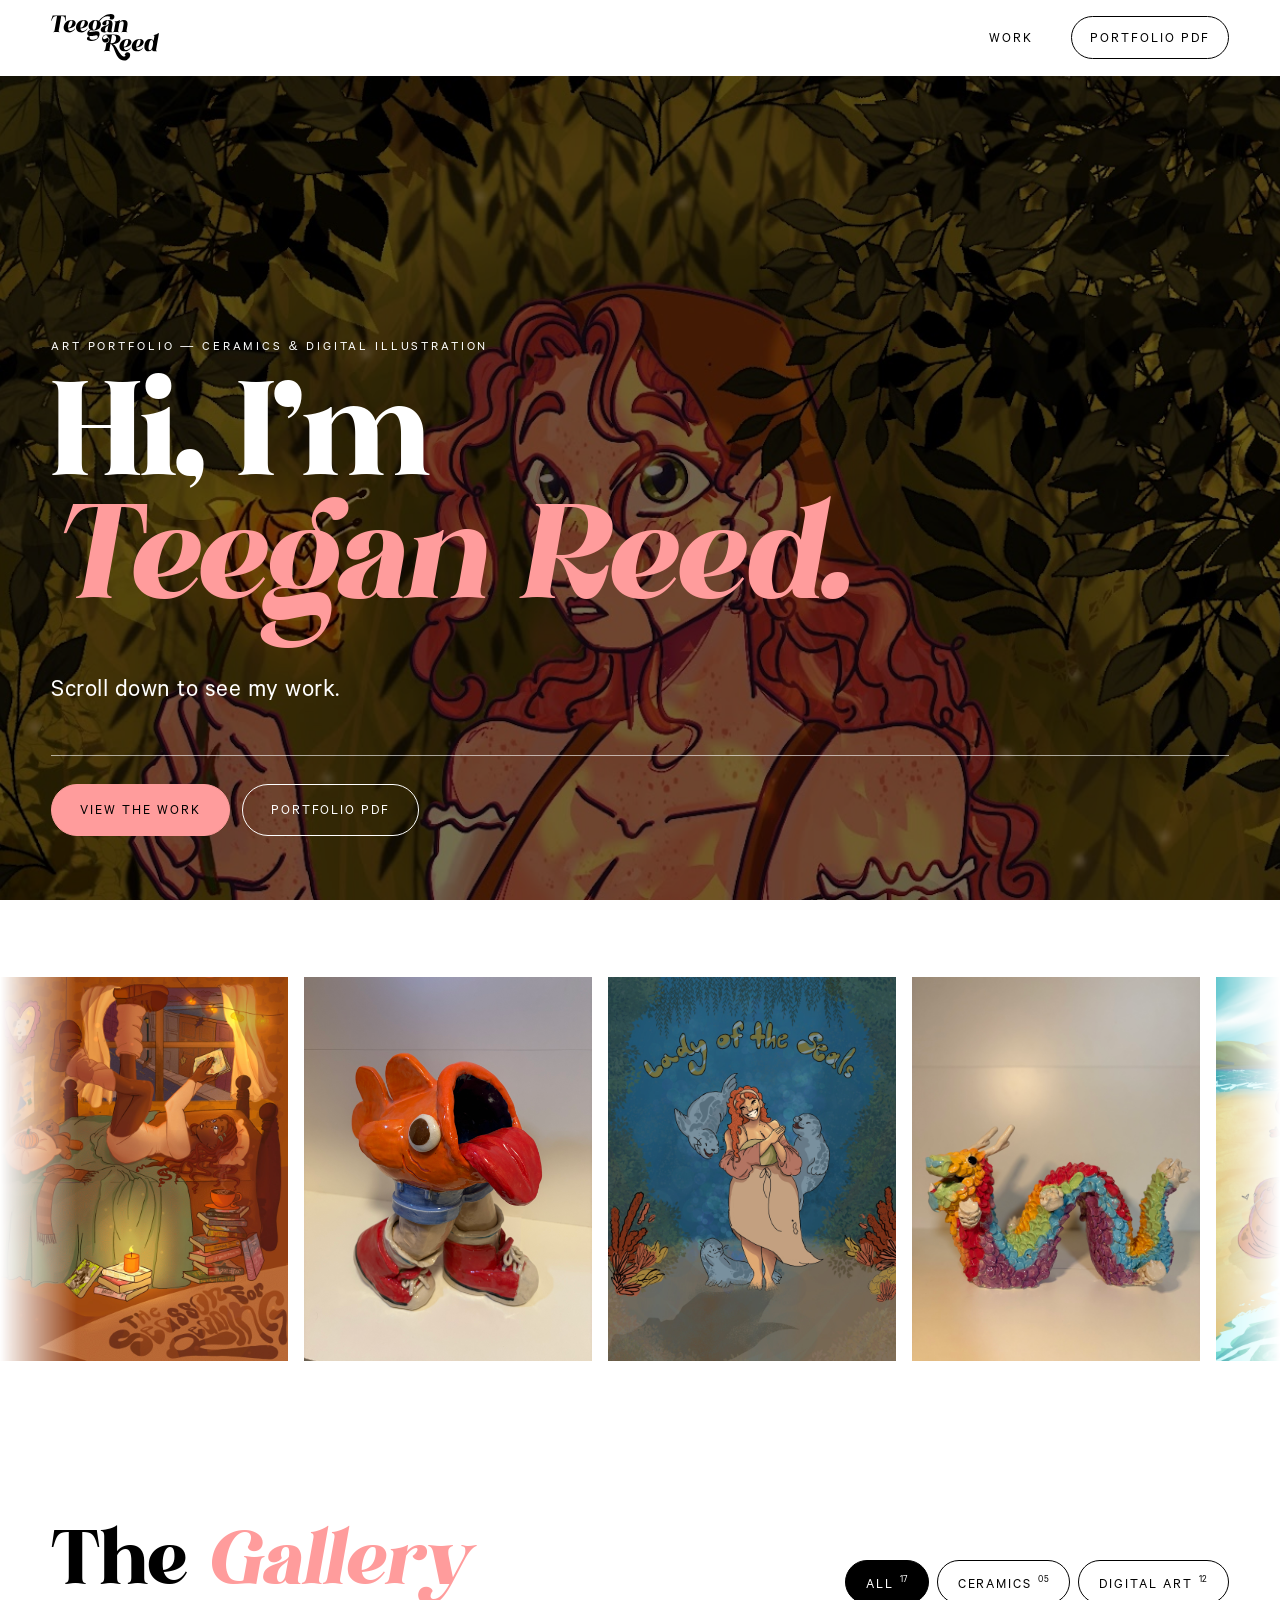
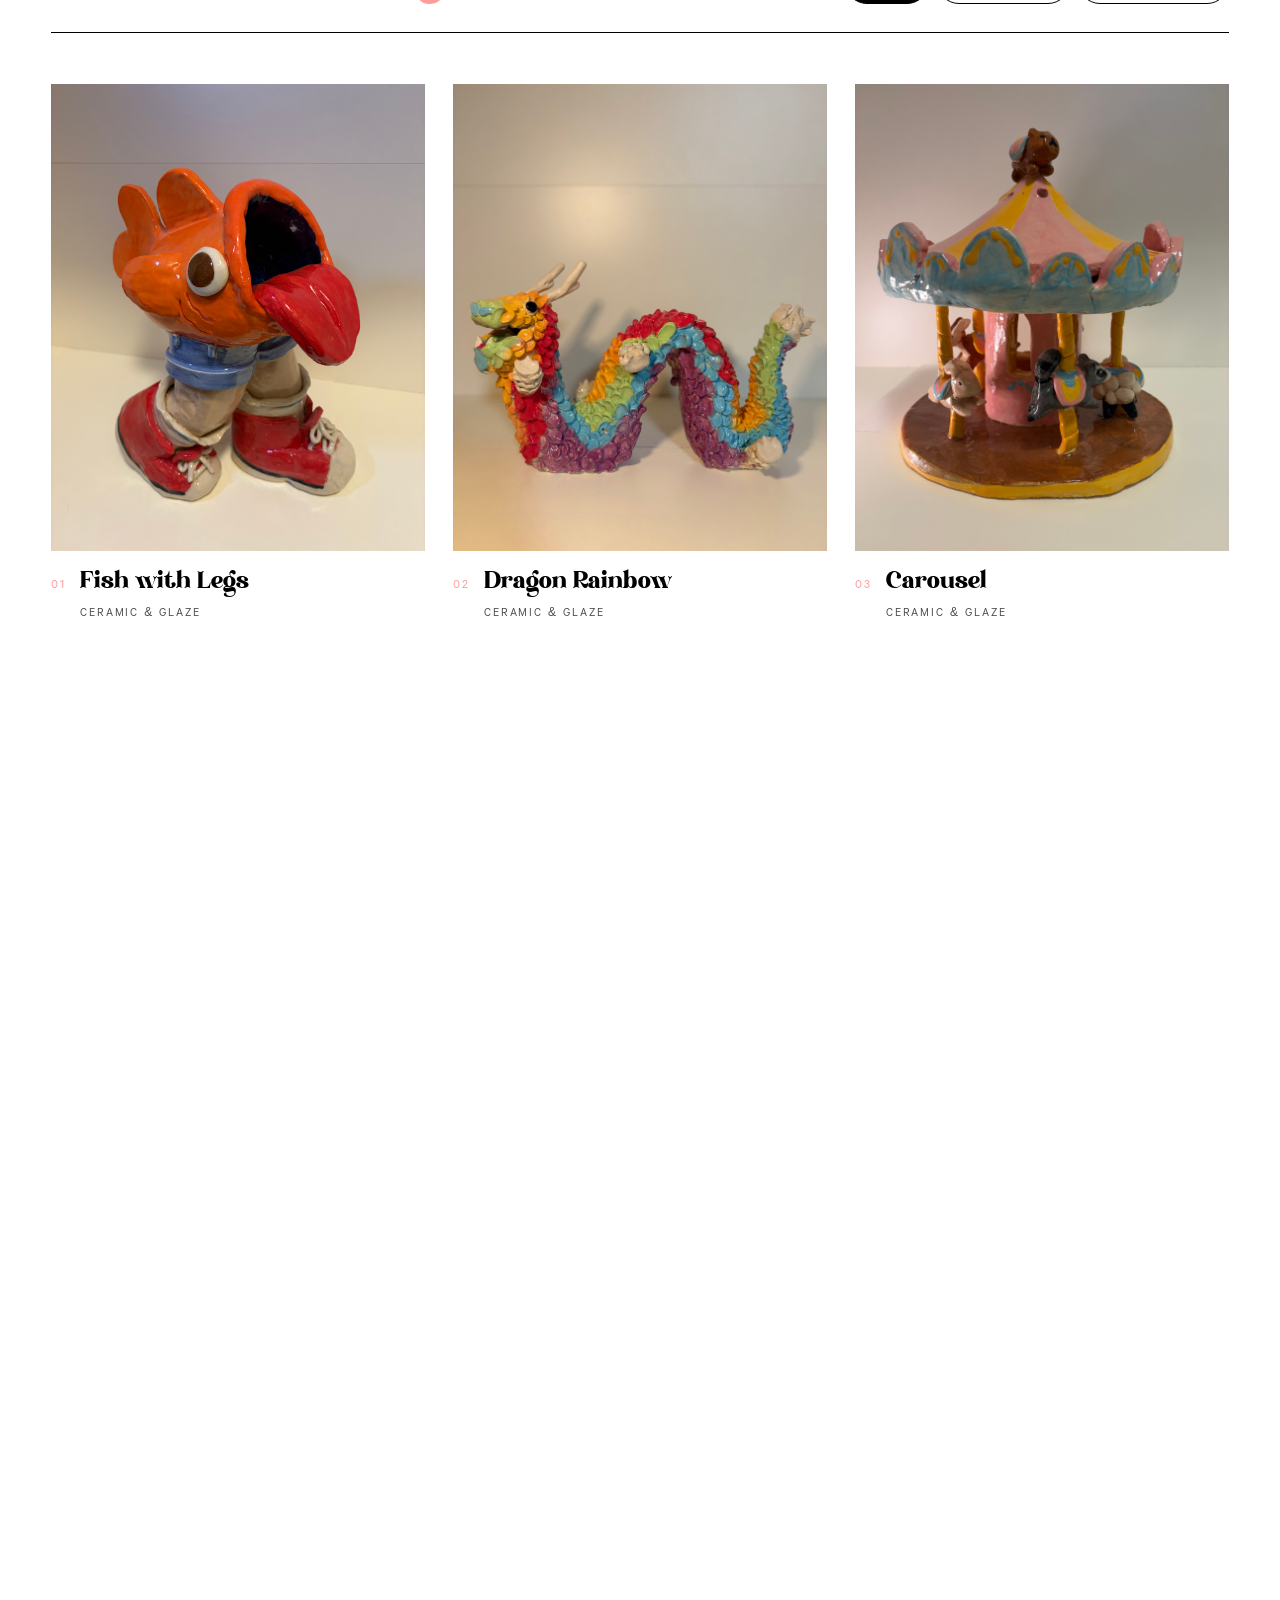
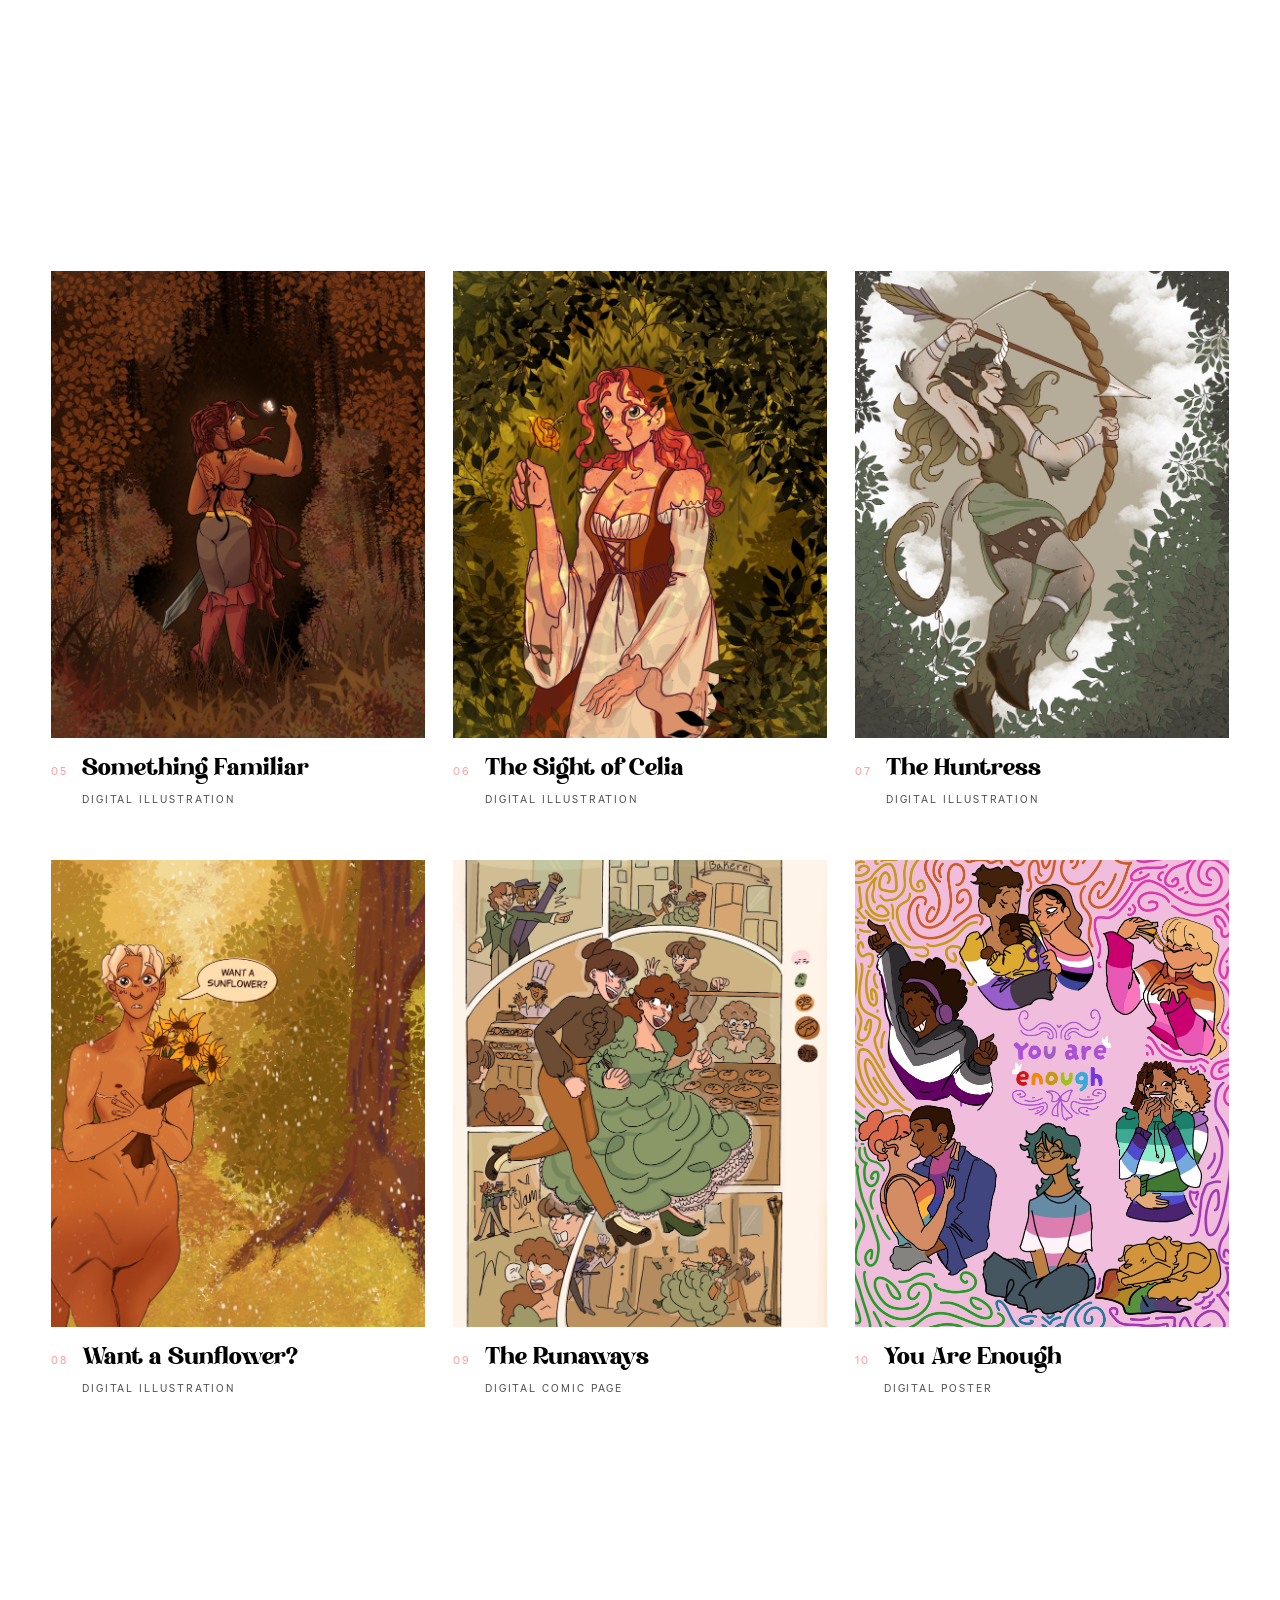
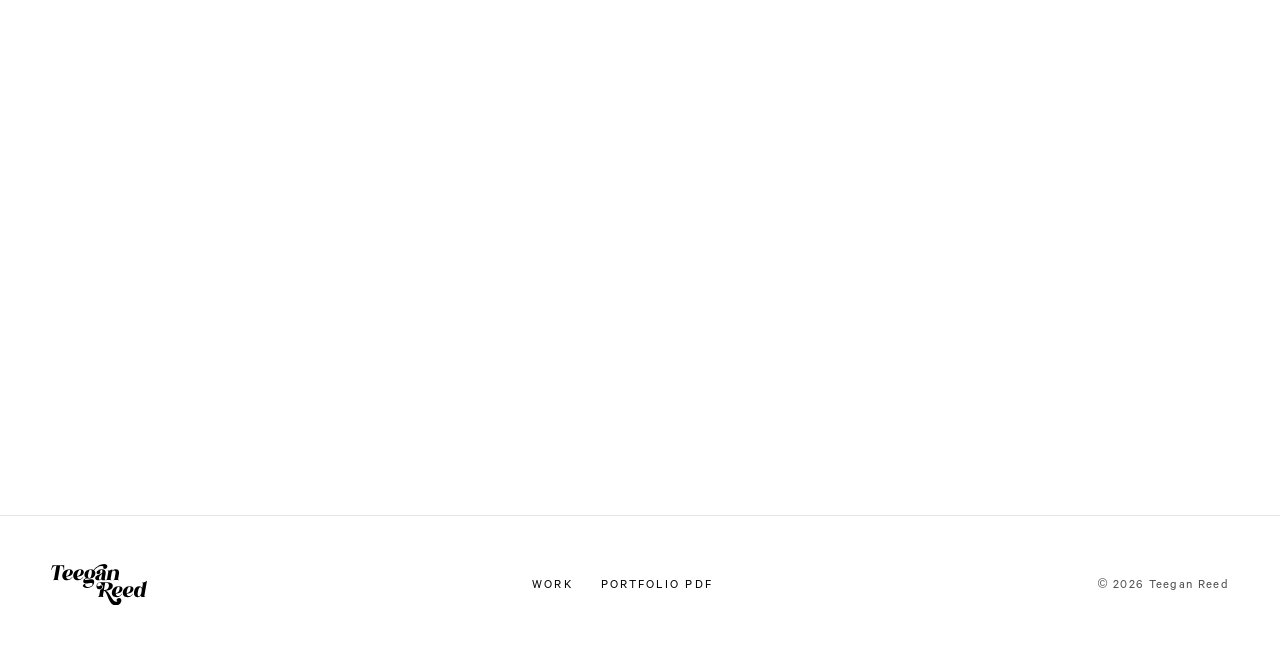
<file: index.html>
<!doctype html>
<html lang="en">
<head>
  <meta charset="utf-8">
  <meta name="viewport" content="width=device-width, initial-scale=1">
  <title>Teegan Reed — Ceramics &amp; Digital Illustration</title>
  <meta name="description" content="The art portfolio of Teegan Reed: hand-built ceramics and digital illustration.">
  <link rel="icon" type="image/svg+xml" href="assets/favicon.svg">
  <link rel="stylesheet" href="base.css">
  <link rel="stylesheet" href="site.css">
</head>
<body>
  <header class="site-header">
    <a class="brand" href="index.html" aria-label="Teegan Reed, home" data-wordmark></a>
    <nav class="site-nav" aria-label="Main">
      <a href="#work">Work</a>
      <a class="nav-pill" href="pdf.html">Portfolio PDF</a>
    </nav>
  </header>

  <main>
    <section class="hero">
      <div class="hero-stage">
        <div class="hero-slides" id="hero-slides" aria-hidden="true"></div>
        <div class="container hero-inner">
          <p class="kicker reveal">Art Portfolio &mdash; Ceramics &amp; Digital Illustration</p>
          <h1 class="hero-title reveal">Hi, I&rsquo;m <em>Teegan&nbsp;Reed.</em> <span class="hero-sub">Scroll down to see my work.</span></h1>
          <div class="hero-foot reveal">
            <div class="hero-actions">
              <a class="btn btn-pink" href="#work">View the work</a>
              <a class="btn btn-line-light" href="pdf.html">Portfolio PDF</a>
            </div>
          </div>
        </div>
      </div>
      <div class="marquee" aria-hidden="true"><div class="marquee-track" id="marquee"></div></div>
    </section>

    <section class="work container" id="work">
      <div class="section-head reveal">
        <h2 class="section-title">The <em>Gallery</em></h2>
        <div class="filters" id="filters" role="group" aria-label="Filter work"></div>
      </div>
      <ul class="grid" id="grid"></ul>
    </section>
  </main>

  <footer class="site-footer">
    <div class="container footer-inner">
      <a class="footer-mark" href="index.html" aria-label="Teegan Reed, home" data-wordmark></a>
      <nav class="footer-nav" aria-label="Footer">
        <a href="#work">Work</a>
        <a href="pdf.html">Portfolio PDF</a>
      </nav>
      <p class="footer-copy">&copy; <span data-year></span> Teegan Reed</p>
    </div>
  </footer>

  <dialog class="lightbox" id="lightbox" aria-label="Artwork viewer">
    <div class="lb">
      <figure class="lb-stage"><img id="lb-img" alt=""></figure>
      <aside class="lb-info">
        <div class="lb-top">
          <span class="lb-count" id="lb-count"></span>
          <button type="button" class="lb-icon" data-close aria-label="Close">
            <svg viewBox="0 0 24 24" fill="none" stroke="currentColor" stroke-width="1.5"><path d="M5 5l14 14M19 5L5 19"/></svg>
          </button>
        </div>
        <div class="lb-text">
          <p class="kicker" id="lb-section"></p>
          <h3 class="lb-title" id="lb-title"></h3>
          <p class="lb-sub" id="lb-sub"></p>
          <p class="lb-blurb" id="lb-blurb"></p>
          <p class="lb-medium" id="lb-medium"></p>
        </div>
        <div class="lb-nav">
          <button type="button" class="lb-icon" data-prev aria-label="Previous piece">
            <svg viewBox="0 0 24 24" fill="none" stroke="currentColor" stroke-width="1.5"><path d="M15 5l-7 7 7 7"/></svg>
          </button>
          <button type="button" class="lb-icon" data-next aria-label="Next piece">
            <svg viewBox="0 0 24 24" fill="none" stroke="currentColor" stroke-width="1.5"><path d="M9 5l7 7-7 7"/></svg>
          </button>
        </div>
      </aside>
    </div>
  </dialog>

  <script src="wordmark.js"></script>
  <script src="data.js"></script>
  <script src="site.js"></script>
</body>
</html>
</file>
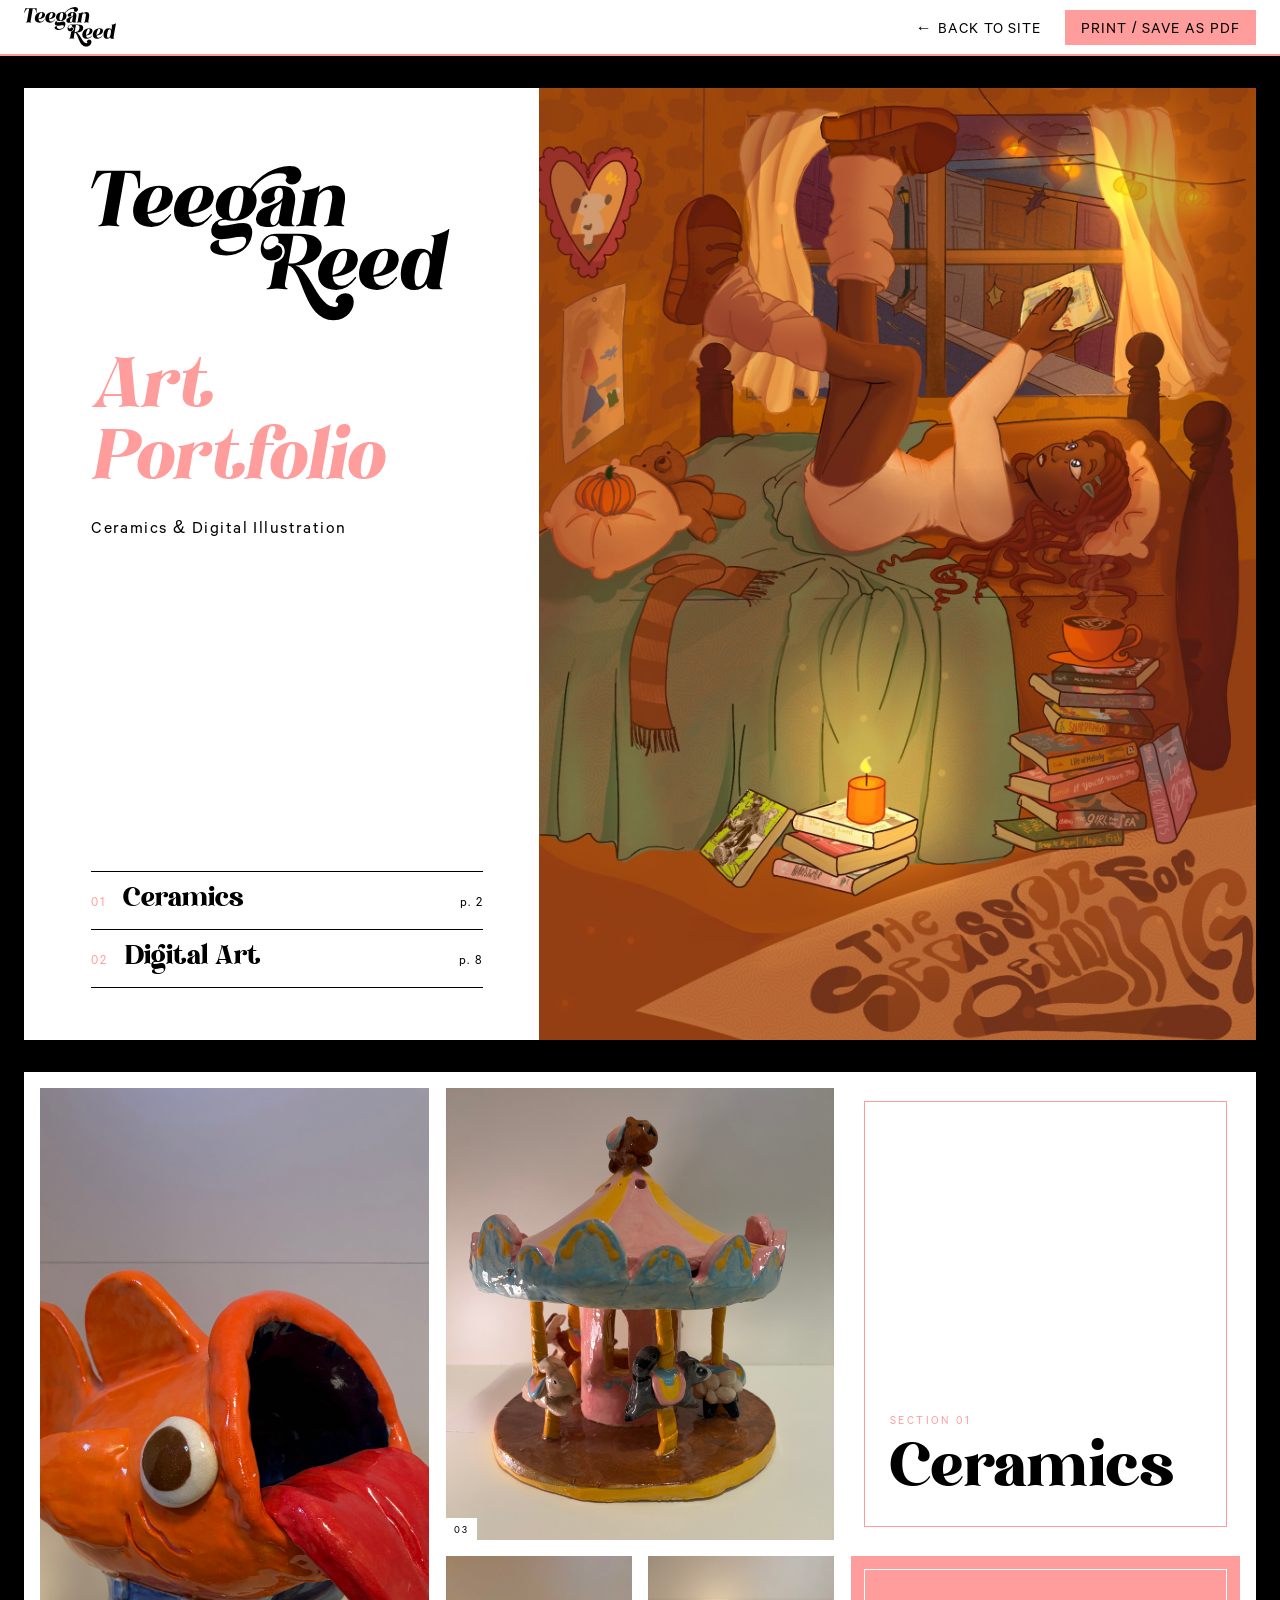
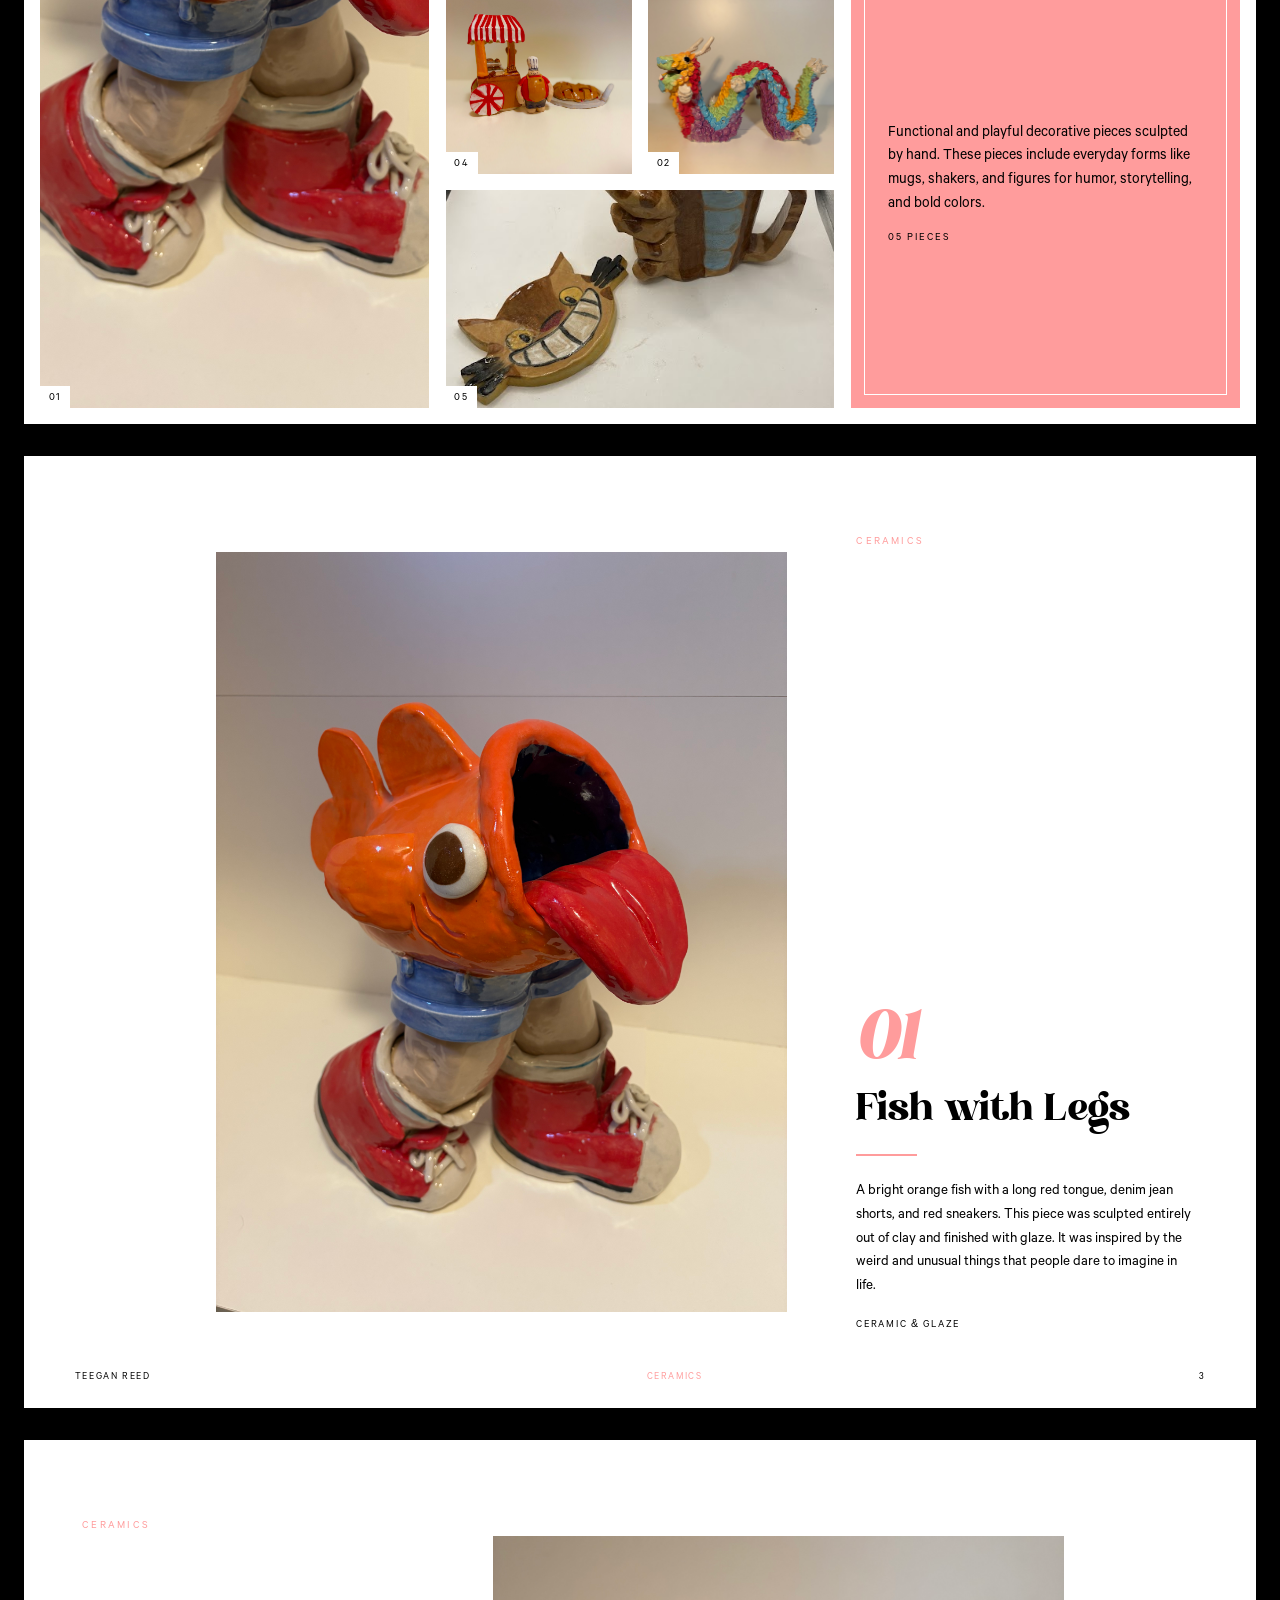
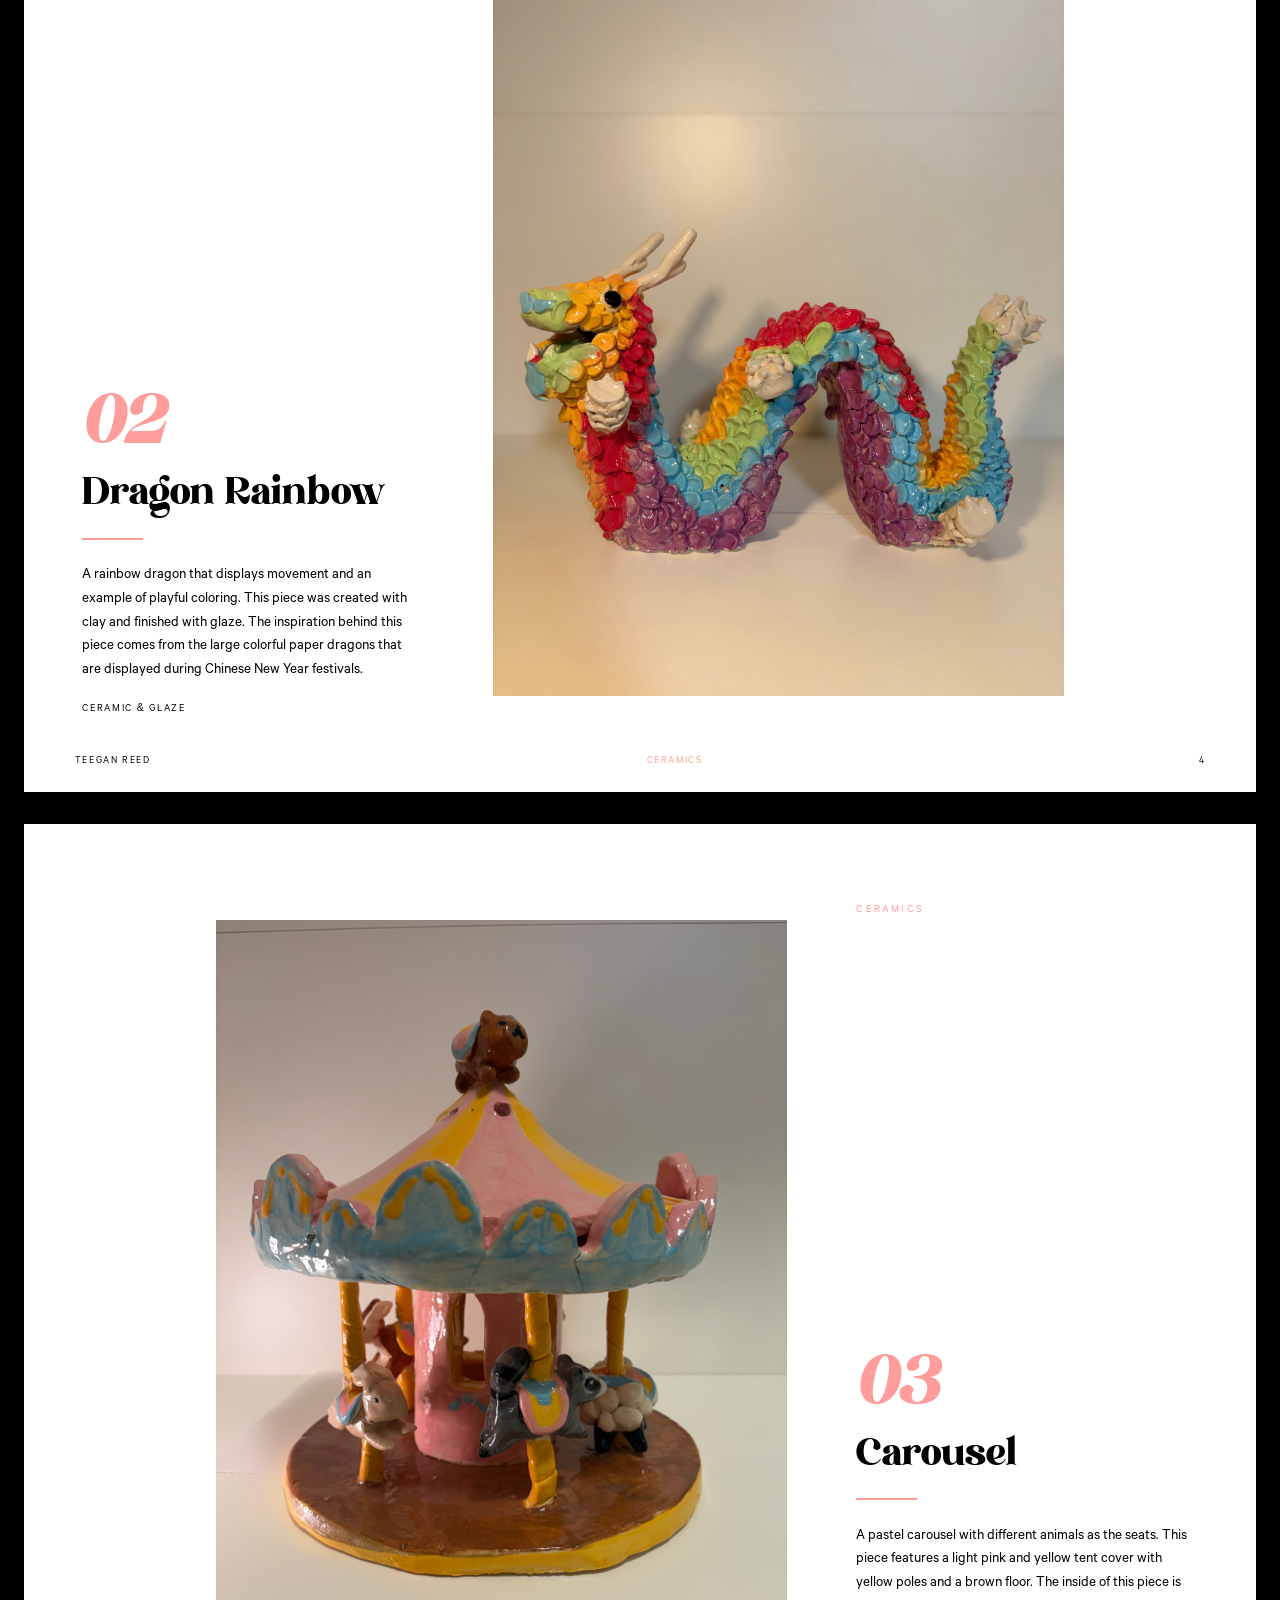
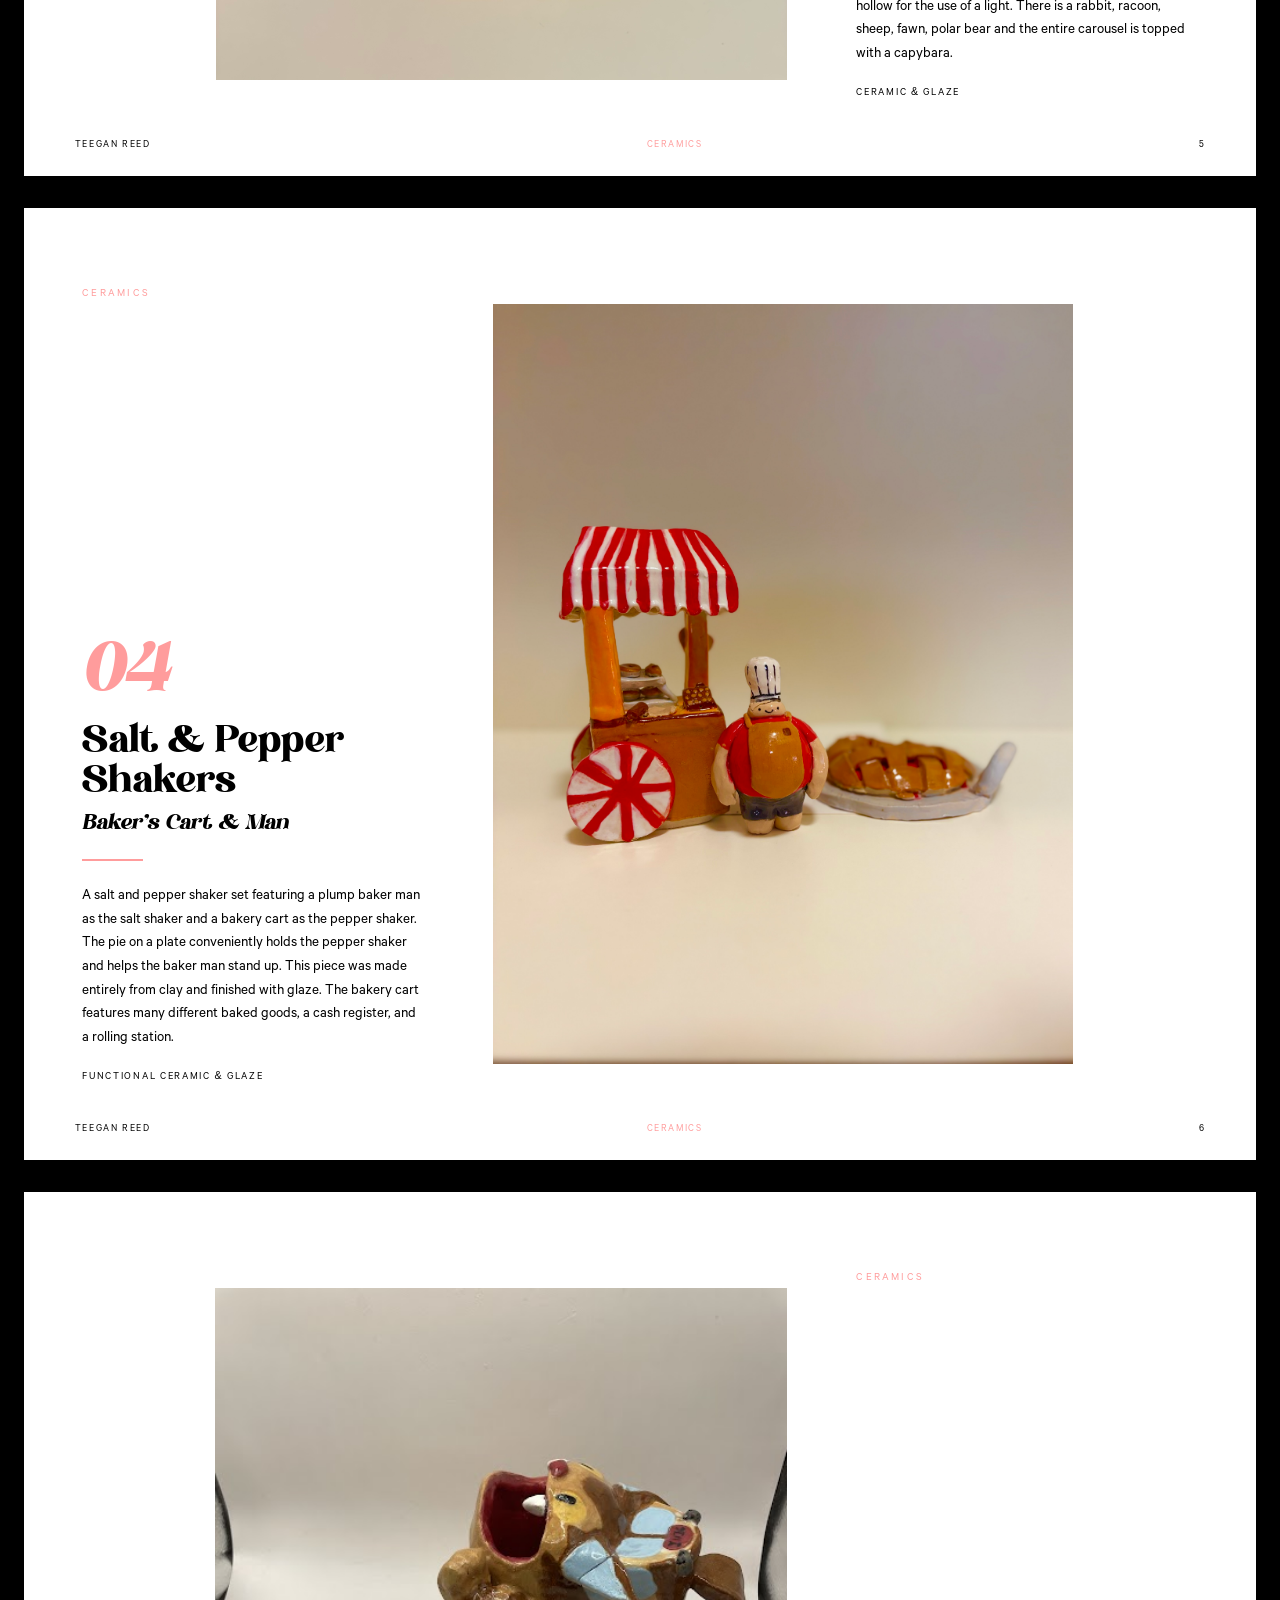
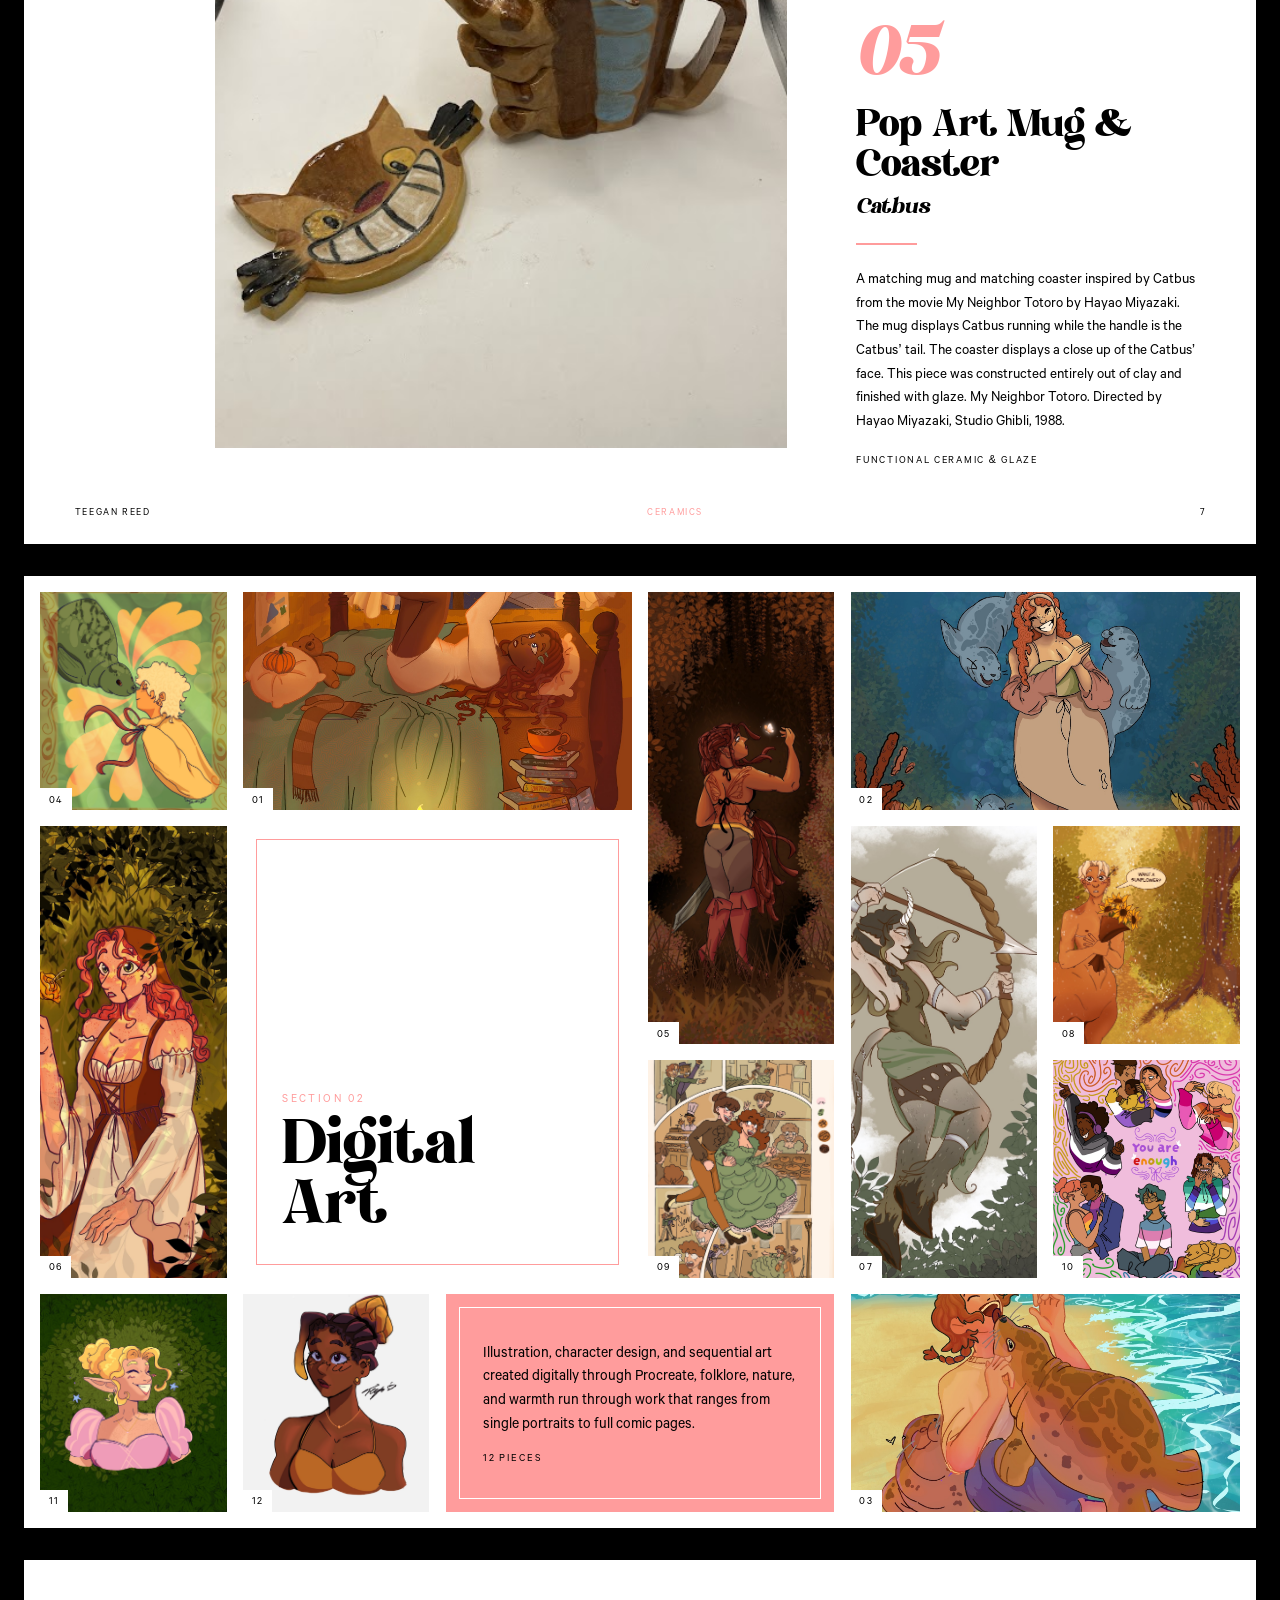
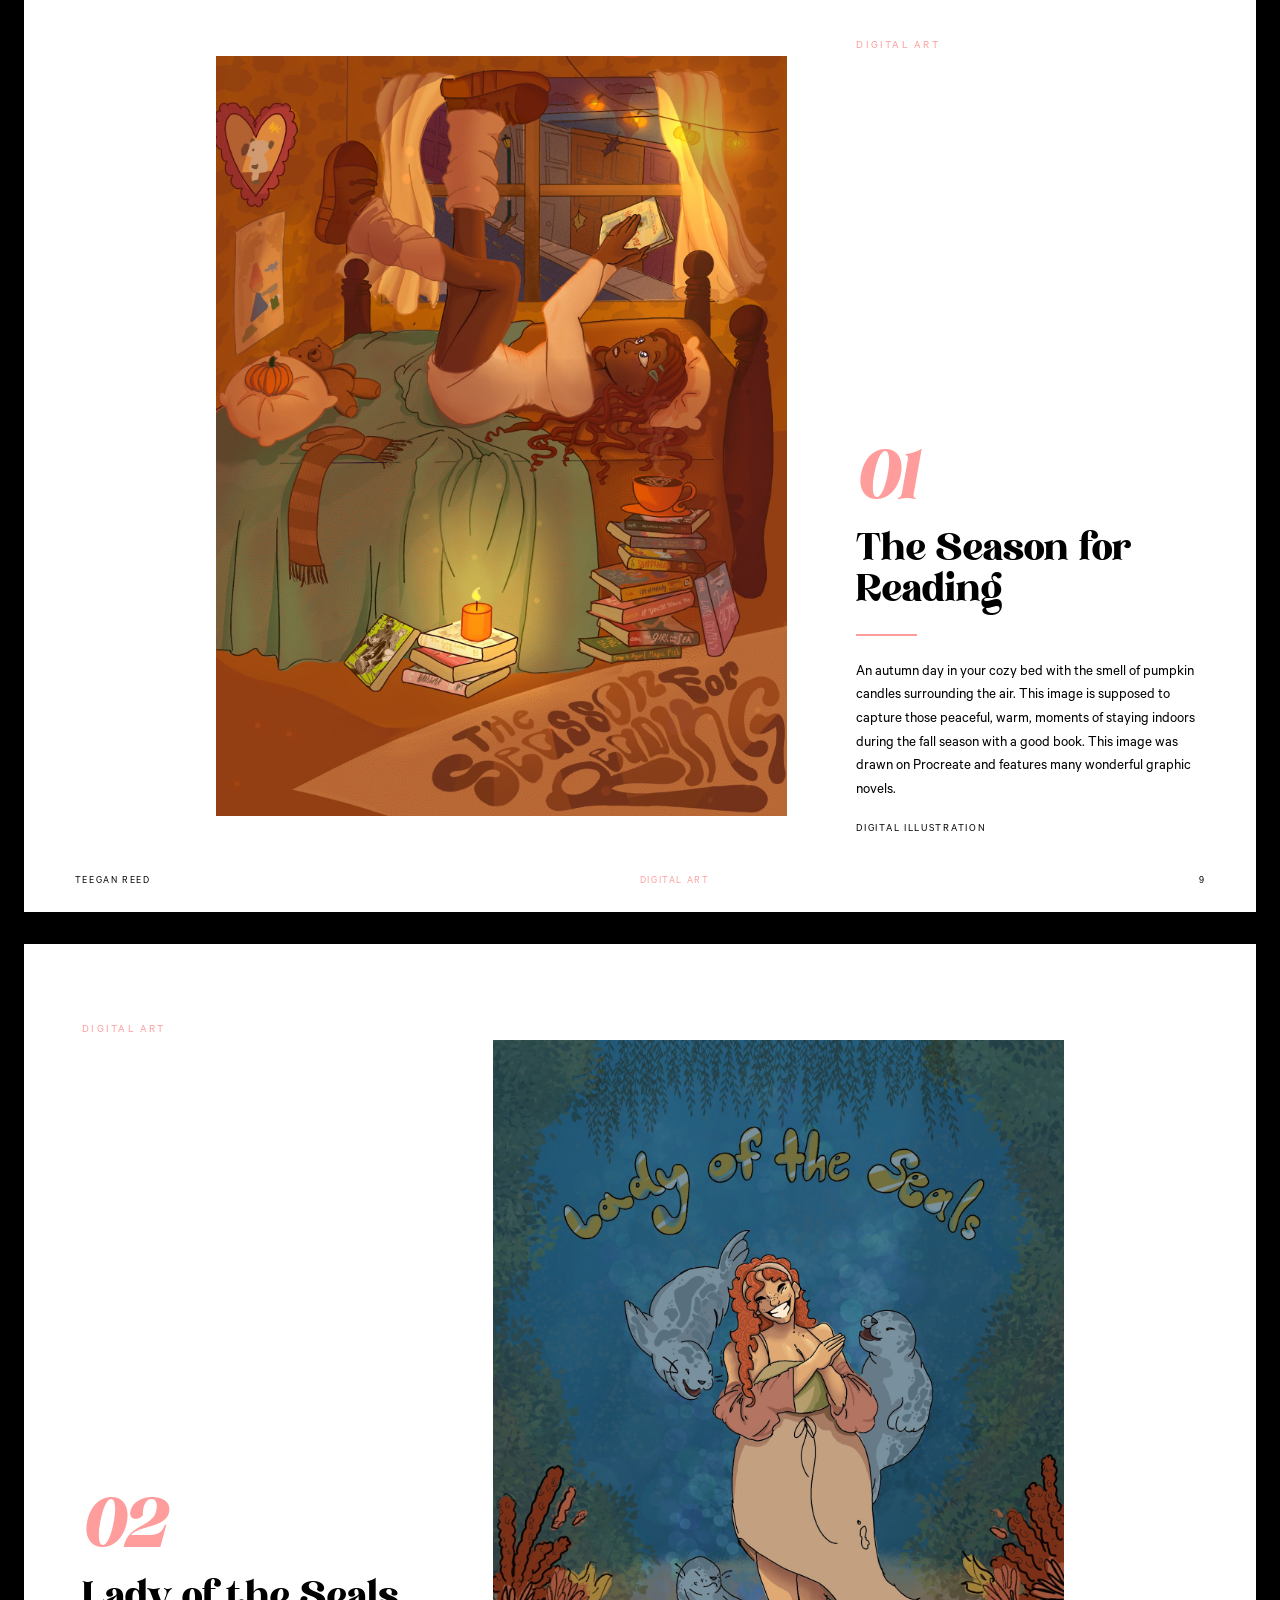
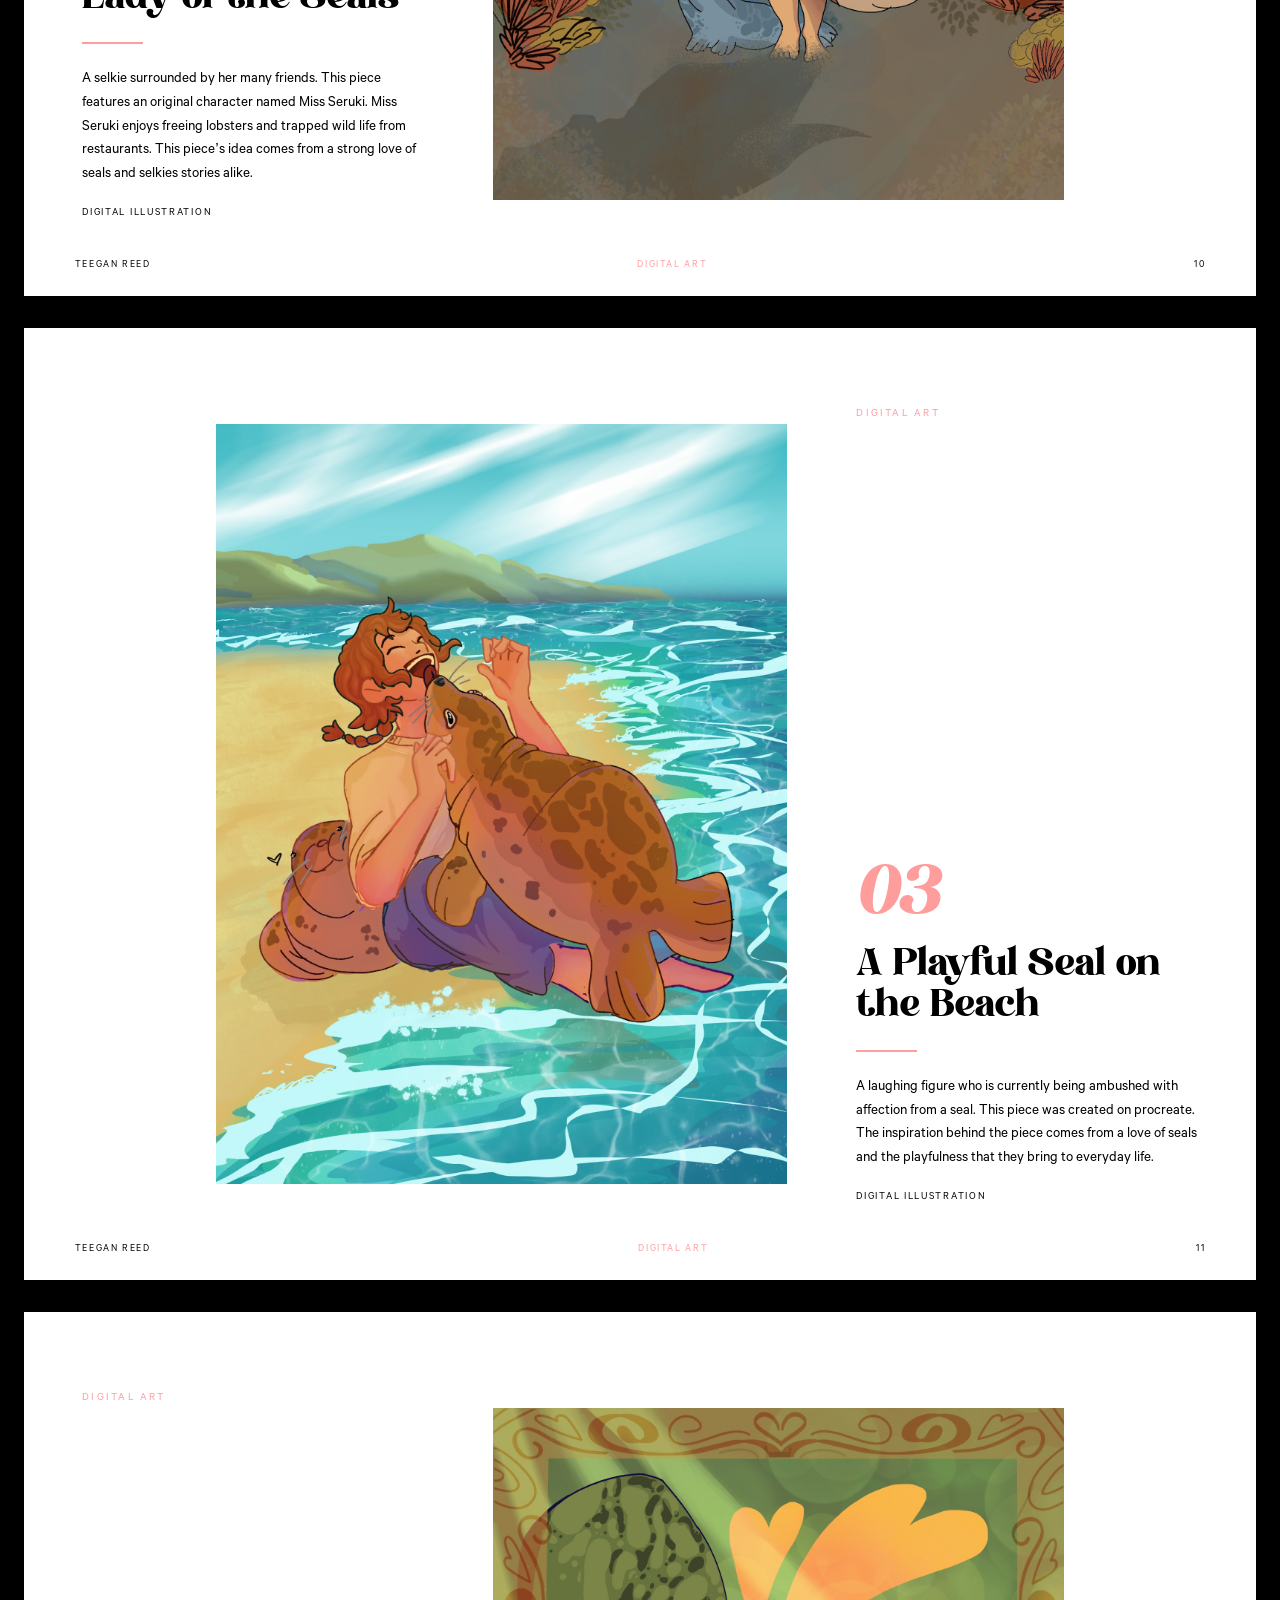
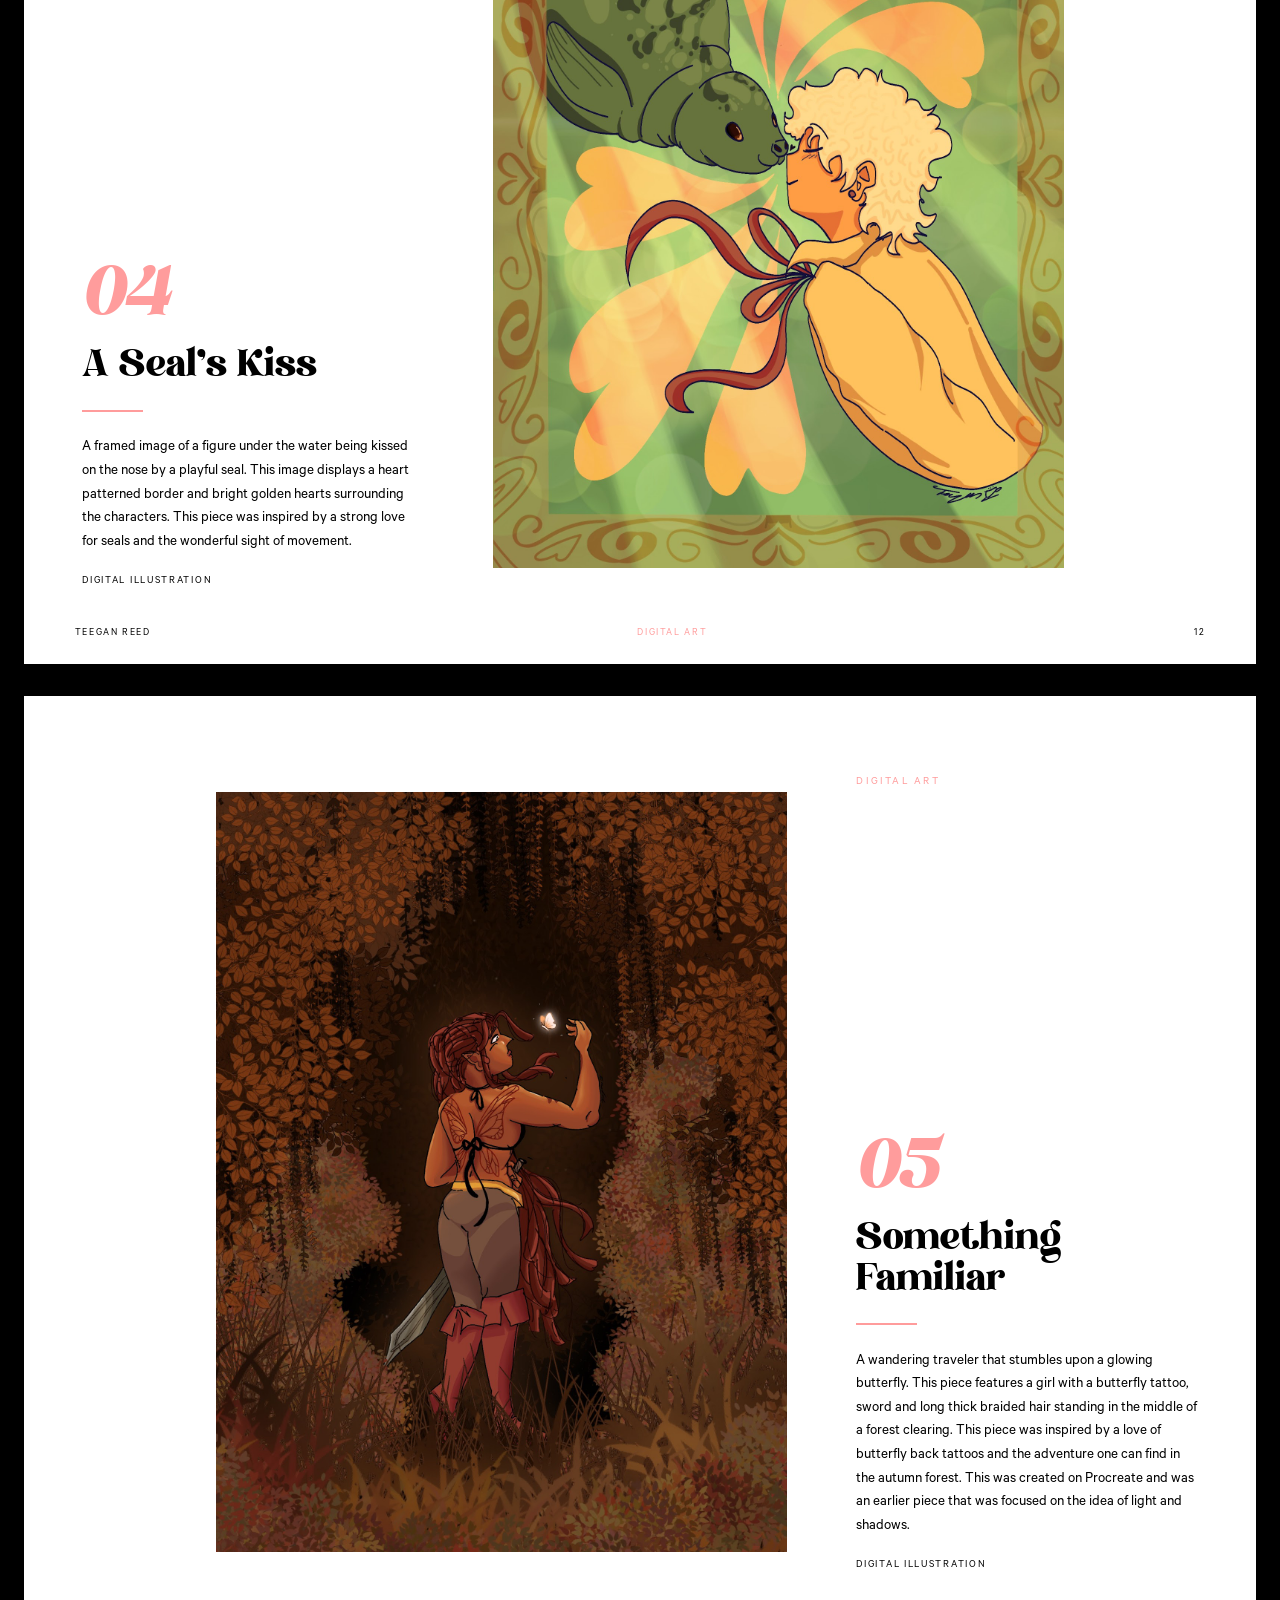
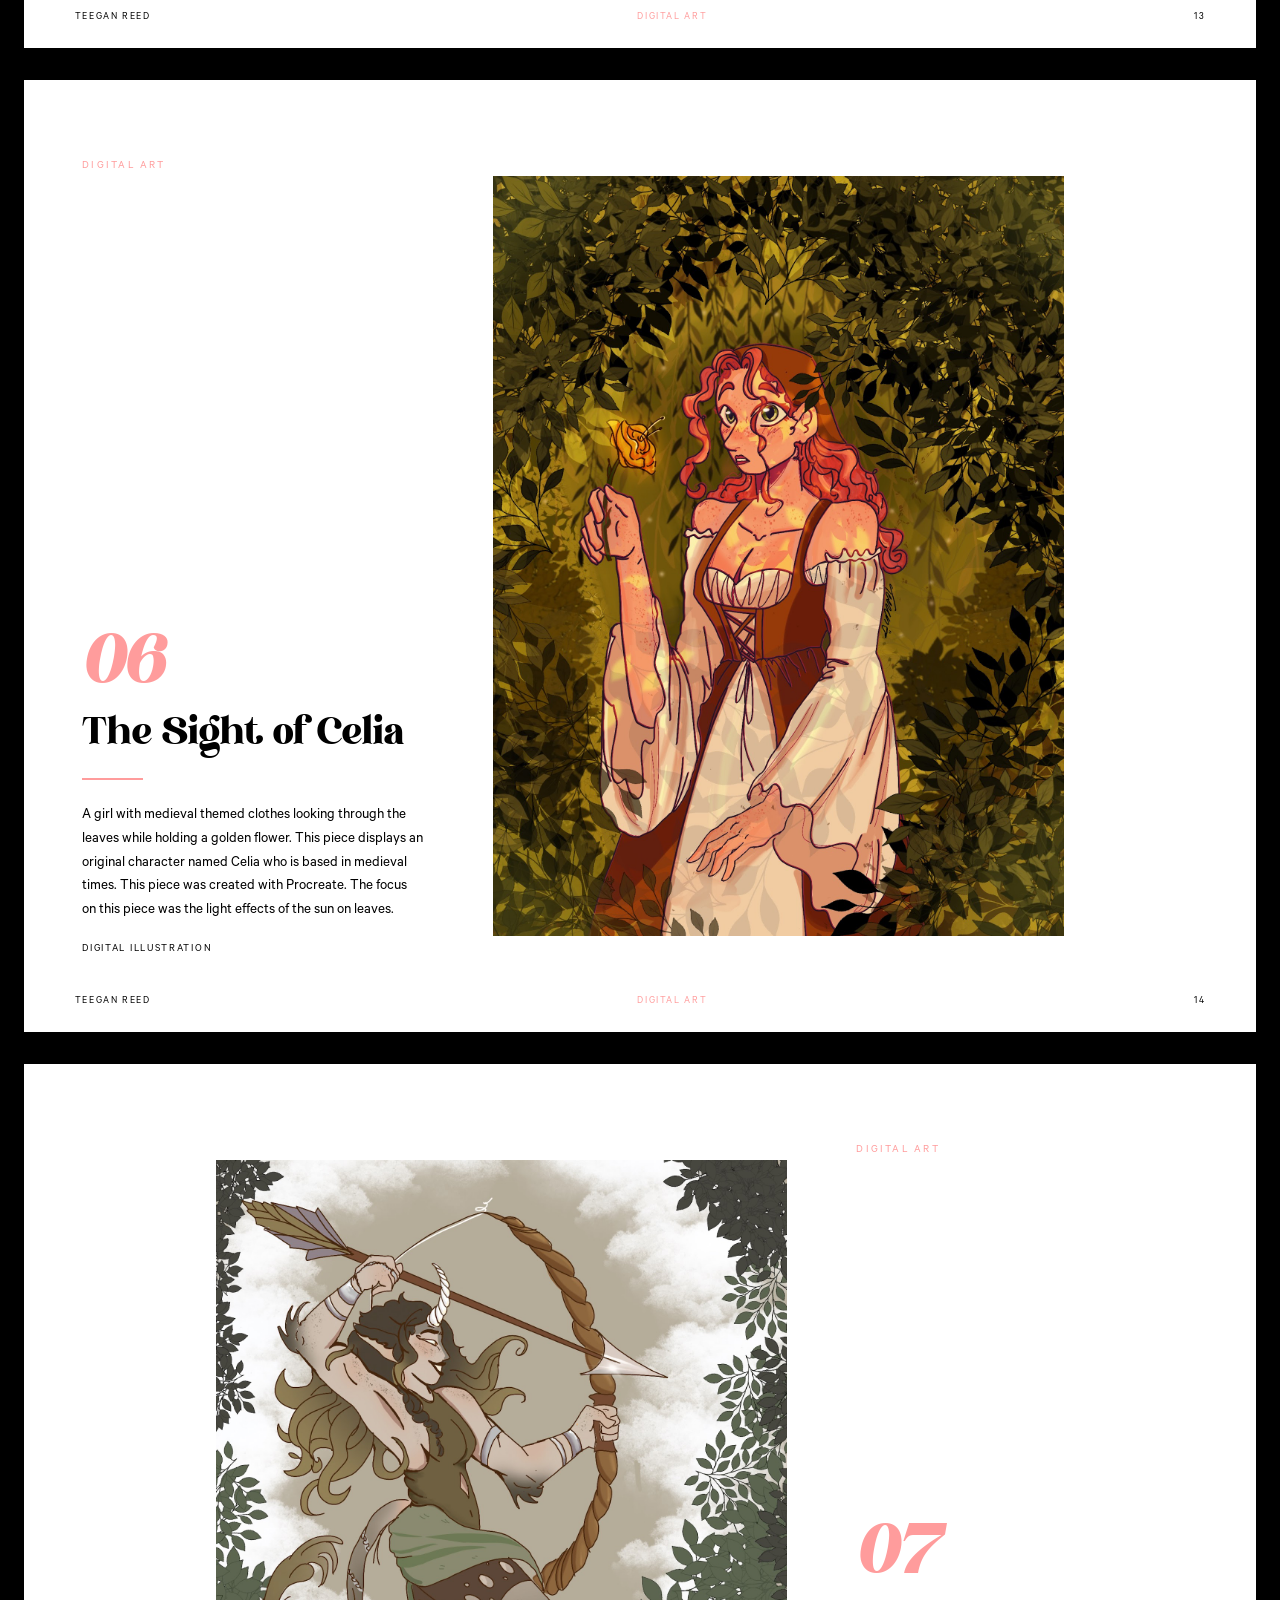
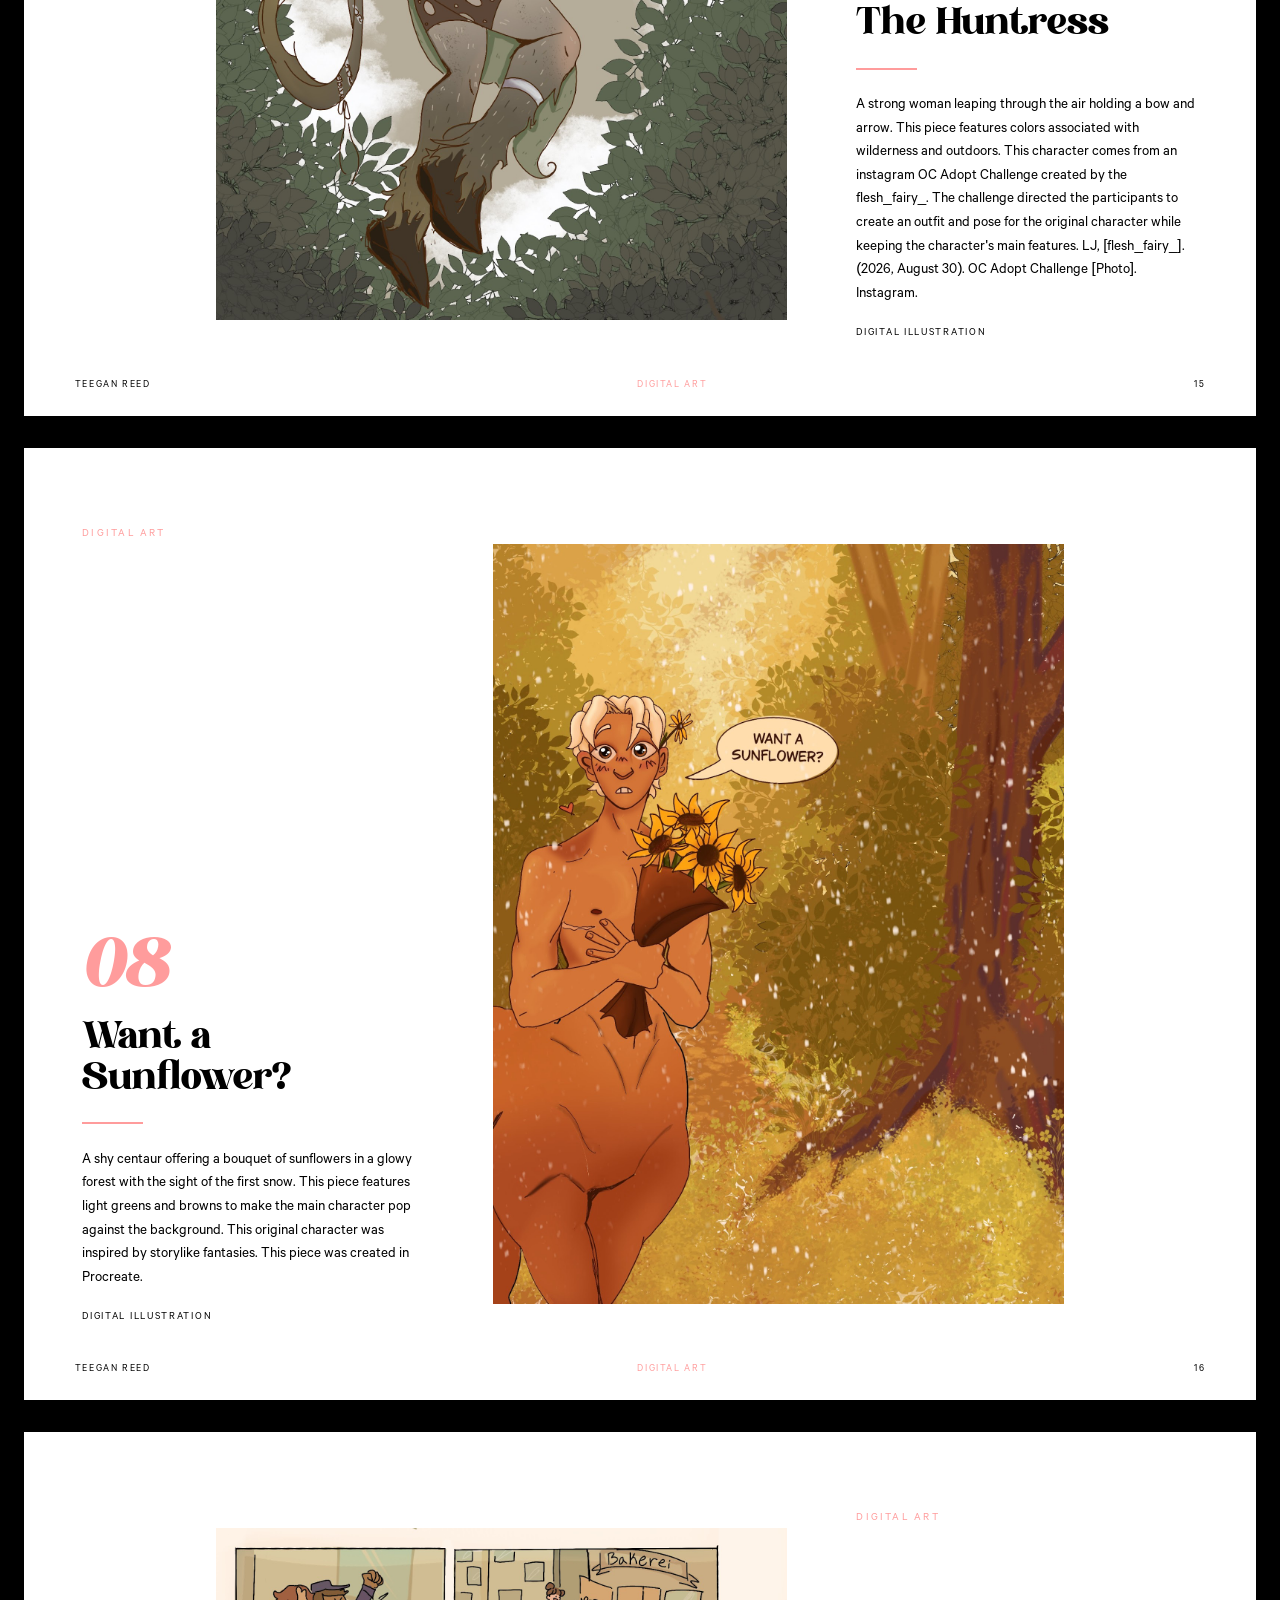
<file: book.html>
<!doctype html>
<html lang="en">
<head>
  <meta charset="utf-8">
  <meta name="viewport" content="width=device-width, initial-scale=1">
  <title>Teegan Reed — Portfolio (Print Edition)</title>
  <link rel="icon" type="image/svg+xml" href="assets/favicon.svg">
  <link rel="stylesheet" href="base.css">
  <link rel="stylesheet" href="book.css">
</head>
<body>
  <header class="nav">
    <a class="nav-mark" href="index.html" data-wordmark></a>
    <nav>
      <a href="index.html">&larr; Back to site</a>
      <button type="button" class="nav-print" onclick="window.print()">Print / Save as PDF</button>
    </nav>
  </header>
  <main id="book"></main>
  <script src="wordmark.js"></script>
  <script src="data.js"></script>
  <script src="book.js"></script>
</body>
</html>
</file>
<file: base.css>
@font-face {
  font-family: "Bedross";
  src: url("assets/fonts/Bedross-Regular.ttf") format("truetype");
  font-weight: 400;
  font-style: normal;
  font-display: swap;
}
@font-face {
  font-family: "Bedross";
  src: url("assets/fonts/Bedross-Italic.ttf") format("truetype");
  font-weight: 400;
  font-style: italic;
  font-display: swap;
}
/* Trial Calibre lacks some punctuation (& ? ’ — etc.); those glyphs fall back to the next font in --sans. */
@font-face {
  font-family: "Calibre";
  src: url("assets/fonts/Calibre-Regular.otf") format("opentype");
  font-weight: 400;
  font-style: normal;
  font-display: swap;
}

:root {
  --pink: #ff9c9c;
  --black: #000;
  --white: #fff;
  --serif: "Bedross", Georgia, serif;
  --sans: "Calibre", "Helvetica Neue", Arial, sans-serif;
}

* { box-sizing: border-box; }
a { color: inherit; text-decoration: none; }
img { display: block; }
svg { display: block; width: 100%; height: auto; }
</file>
<file: site.css>
/* ---------- Base ---------- */
html { scroll-behavior: smooth; scroll-padding-top: 88px; }
html.lb-open { overflow: hidden; }

body {
  margin: 0;
  background: var(--white);
  color: var(--black);
  font-family: var(--sans);
  font-size: 18px;
  line-height: 1.55;
  -webkit-font-smoothing: antialiased;
}

::selection { background: var(--pink); color: var(--black); }

:focus-visible { outline: 2px solid var(--pink); outline-offset: 3px; }

.container {
  width: 100%;
  max-width: 1440px;
  margin: 0 auto;
  padding: 0 clamp(20px, 4vw, 56px);
}

.kicker {
  margin: 0;
  font-size: 13px;
  letter-spacing: .22em;
  text-transform: uppercase;
}

em { font-style: italic; }
h1 em, h2 em, .hero-title em { color: var(--pink); }

.section-title {
  margin: 0;
  font-family: var(--serif);
  font-weight: 400;
  font-size: clamp(44px, 6vw, 88px);
  line-height: 1;
}

/* ---------- Buttons ---------- */
.btn {
  display: inline-flex;
  align-items: center;
  justify-content: center;
  height: 52px;
  padding: 0 28px;
  border: 1px solid var(--black);
  border-radius: 999px;
  font-size: 14px;
  letter-spacing: .14em;
  text-transform: uppercase;
  white-space: nowrap;
  transition: background-color .25s, color .25s, border-color .25s;
}
.btn-dark { background: var(--black); color: var(--white); }
.btn-dark:hover { background: var(--pink); border-color: var(--pink); color: var(--black); }
.btn-line:hover { background: var(--black); color: var(--white); }
.btn-pink { background: var(--pink); border-color: var(--pink); color: var(--black); }
.btn-pink:hover { background: var(--white); border-color: var(--white); }
.btn-line-light { border-color: var(--white); color: var(--white); }
.btn-line-light:hover { background: var(--white); color: var(--black); }

.text-link {
  display: inline-block;
  font-size: 14px;
  letter-spacing: .14em;
  text-transform: uppercase;
  border-bottom: 1px solid currentColor;
  padding-bottom: 2px;
  transition: opacity .2s;
}
.text-link:hover { opacity: .6; }

/* ---------- Header ---------- */
.site-header {
  position: sticky;
  top: 0;
  z-index: 50;
  height: 76px;
  display: flex;
  align-items: center;
  justify-content: space-between;
  padding: 0 clamp(20px, 4vw, 56px);
  background: rgba(255, 255, 255, .88);
  backdrop-filter: blur(14px);
  -webkit-backdrop-filter: blur(14px);
  border-bottom: 1px solid transparent;
  transition: border-color .3s;
}
.site-header.is-scrolled { border-bottom-color: rgba(0, 0, 0, .1); }
.brand { width: 108px; transition: color .2s; }
.brand:hover { color: var(--pink); }
.site-nav { display: flex; align-items: center; gap: clamp(16px, 3vw, 40px); }
.site-nav a {
  position: relative;
  font-size: 14px;
  letter-spacing: .14em;
  text-transform: uppercase;
}
.site-nav a:not(.nav-pill)::after {
  content: "";
  position: absolute;
  left: 0;
  right: 0;
  bottom: -4px;
  height: 1px;
  background: currentColor;
  transform: scaleX(0);
  transform-origin: right;
  transition: transform .3s;
}
.site-nav a:not(.nav-pill):hover::after { transform: scaleX(1); transform-origin: left; }
.nav-pill {
  padding: 10px 18px;
  border: 1px solid var(--black);
  border-radius: 999px;
  transition: background-color .25s, color .25s, border-color .25s;
}
.nav-pill:hover, .nav-pill.is-current { background: var(--pink); border-color: var(--pink); }

/* ---------- Hero ---------- */
.hero { padding-bottom: clamp(64px, 9vw, 128px); }
.hero-stage {
  position: relative;
  display: flex;
  flex-direction: column;
  justify-content: flex-end;
  min-height: calc(100svh - 76px);
  margin-bottom: clamp(48px, 6vw, 88px);
  overflow: hidden;
  background: var(--black);
  color: var(--white);
}
.hero-slides { position: absolute; inset: 0; }
.hero-slides::after { content: ""; position: absolute; inset: 0; background: rgba(0, 0, 0, .55); }
.hero-slide {
  position: absolute;
  inset: 0;
  opacity: 0;
  transition: opacity 1.8s ease;
}
.hero-slide img {
  width: 100%;
  height: 100%;
  object-fit: cover;
  transform: scale(1.25);
}
.hero-slide.is-active { opacity: 1; }
.hero-slide.is-active img, .hero-slide.is-leaving img { animation: hero-zoom 9s linear forwards; }
.hero-slides.is-solo .hero-slide.is-active img { animation: hero-zoom 18s ease-in-out infinite alternate; }
@keyframes hero-zoom {
  from { transform: scale(1.25); }
  to { transform: scale(1.45); }
}
.hero-inner { position: relative; padding-top: clamp(48px, 8vw, 112px); padding-bottom: clamp(40px, 5vw, 72px); }
.hero-title {
  margin: 24px 0 0;
  max-width: 12ch;
  font-family: var(--serif);
  font-weight: 400;
  font-size: clamp(60px, 10.5vw, 168px);
  line-height: .92;
  letter-spacing: -.01em;
}
.hero-foot {
  display: flex;
  flex-wrap: wrap;
  align-items: flex-end;
  justify-content: space-between;
  gap: 32px;
  margin-top: clamp(32px, 4vw, 56px);
  padding-top: 28px;
  border-top: 1px solid rgba(255, 255, 255, .6);
}
.hero-title { max-width: 14ch; }
.hero-sub {
  display: block;
  margin-top: clamp(28px, 3.4vw, 52px);
  font-family: var(--sans);
  font-size: clamp(20px, 2vw, 28px);
  line-height: 1.3;
  letter-spacing: .02em;
}
.hero-actions { display: flex; flex-wrap: wrap; gap: 12px; }

.marquee {
  overflow: hidden;
  height: clamp(240px, 30vw, 440px);
  -webkit-mask-image: linear-gradient(90deg, transparent, #000 6%, #000 94%, transparent);
  mask-image: linear-gradient(90deg, transparent, #000 6%, #000 94%, transparent);
}
.marquee-track {
  display: flex;
  gap: 16px;
  height: 100%;
  width: max-content;
  animation: marquee 90s linear infinite;
}
.marquee:hover .marquee-track { animation-play-state: paused; }
.marquee img { height: 100%; width: auto; aspect-ratio: 3 / 4; object-fit: cover; }
@keyframes marquee { to { transform: translateX(calc(-50% - 8px)); } }

/* ---------- Work ---------- */
.work { padding-top: clamp(32px, 4vw, 56px); padding-bottom: clamp(96px, 10vw, 160px); }
.section-head {
  display: flex;
  flex-wrap: wrap;
  align-items: flex-end;
  justify-content: space-between;
  gap: 24px;
  padding-bottom: 28px;
  margin-bottom: clamp(36px, 4vw, 56px);
  border-bottom: 1px solid var(--black);
}
.filters { display: flex; flex-wrap: wrap; gap: 8px; }
.filter {
  height: 44px;
  padding: 0 20px;
  border: 1px solid var(--black);
  border-radius: 999px;
  background: transparent;
  color: var(--black);
  font-family: var(--sans);
  font-size: 14px;
  letter-spacing: .14em;
  text-transform: uppercase;
  cursor: pointer;
  transition: background-color .25s, color .25s, border-color .25s;
}
.filter sup { margin-left: 6px; font-size: 10px; letter-spacing: .05em; }
.filter:hover { border-color: var(--pink); background: var(--pink); }
.filter.is-active { background: var(--black); border-color: var(--black); color: var(--white); }

.grid {
  list-style: none;
  margin: 0;
  padding: 0;
  display: grid;
  grid-template-columns: repeat(3, 1fr);
  gap: clamp(40px, 4vw, 64px) clamp(16px, 2.2vw, 32px);
}
.card[hidden] { display: none; }
.card-btn {
  display: block;
  width: 100%;
  padding: 0;
  border: 0;
  background: none;
  color: inherit;
  font: inherit;
  text-align: left;
  cursor: zoom-in;
}
.card-media { position: relative; display: block; overflow: hidden; aspect-ratio: 4 / 5; background: #f4f4f4; }
.card-media img {
  width: 100%;
  height: 100%;
  object-fit: cover;
  transition: transform 1s cubic-bezier(.2, .7, .2, 1);
}
.card-media::after {
  content: "";
  position: absolute;
  inset: 0;
  box-shadow: inset 0 0 0 0 var(--pink);
  transition: box-shadow .35s;
}
.card-btn:hover .card-media img { transform: scale(1.04); }
.card-btn:hover .card-media::after { box-shadow: inset 0 0 0 6px var(--pink); }
.card-meta {
  display: grid;
  grid-template-columns: auto 1fr;
  column-gap: 14px;
  align-items: baseline;
  padding-top: 18px;
}
.card-num { font-size: 13px; letter-spacing: .14em; color: var(--pink); }
.card-title {
  font-family: var(--serif);
  font-size: clamp(22px, 1.9vw, 28px);
  line-height: 1.15;
  transition: color .25s;
}
.card-title em { display: block; font-size: .72em; }
.card-btn:hover .card-title { color: var(--pink); }
.card-medium {
  grid-column: 2;
  margin-top: 6px;
  font-size: 12px;
  letter-spacing: .16em;
  text-transform: uppercase;
  opacity: .7;
}

/* ---------- CTA ---------- */
.cta { background: var(--black); color: var(--white); padding: clamp(80px, 9vw, 136px) 0; }
.cta .kicker { color: var(--pink); }
.cta-inner {
  display: flex;
  flex-wrap: wrap;
  align-items: flex-end;
  justify-content: space-between;
  gap: 40px;
}
.cta-title {
  margin: 18px 0 0;
  max-width: 14ch;
  font-family: var(--serif);
  font-weight: 400;
  font-size: clamp(42px, 5.6vw, 84px);
  line-height: 1;
}
.cta-actions { display: flex; flex-wrap: wrap; gap: 12px; }

/* ---------- Footer ---------- */
.site-footer { padding: 48px 0; border-top: 1px solid rgba(0, 0, 0, .1); }
.footer-inner {
  display: flex;
  flex-wrap: wrap;
  align-items: center;
  justify-content: space-between;
  gap: 24px;
}
.footer-mark { width: 96px; transition: color .2s; }
.footer-mark:hover { color: var(--pink); }
.footer-nav { display: flex; gap: 28px; font-size: 13px; letter-spacing: .16em; text-transform: uppercase; }
.footer-nav a:hover { color: var(--pink); }
.footer-copy { margin: 0; font-size: 13px; letter-spacing: .1em; opacity: .7; }

/* ---------- Lightbox ---------- */
.lightbox {
  width: 100vw;
  height: 100dvh;
  max-width: none;
  max-height: none;
  margin: 0;
  padding: 0;
  border: 0;
  background: var(--white);
  color: var(--black);
}
.lightbox::backdrop { background: rgba(0, 0, 0, .7); }
.lightbox[open] .lb { animation: lb-in .35s ease-out; }
@keyframes lb-in { from { opacity: 0; } }
.lb { display: grid; grid-template-columns: 1fr minmax(320px, 420px); height: 100%; }
.lb-stage {
  margin: 0;
  min-height: 0;
  display: flex;
  align-items: center;
  justify-content: center;
  padding: clamp(20px, 4vw, 56px);
  background: var(--black);
}
.lb-stage img { max-width: 100%; max-height: 100%; object-fit: contain; }
.lb-info {
  display: flex;
  flex-direction: column;
  justify-content: space-between;
  gap: 32px;
  padding: 28px clamp(24px, 3vw, 44px) 36px;
  overflow-y: auto;
}
.lb-top, .lb-nav { display: flex; align-items: center; justify-content: space-between; }
.lb-nav { justify-content: flex-start; gap: 10px; }
.lb-count { font-size: 13px; letter-spacing: .18em; }
.lb-icon {
  display: grid;
  place-items: center;
  width: 48px;
  height: 48px;
  padding: 0;
  border: 1px solid var(--black);
  border-radius: 50%;
  background: none;
  color: var(--black);
  cursor: pointer;
  transition: background-color .2s, border-color .2s;
}
.lb-icon svg { width: 20px; height: 20px; }
.lb-icon:hover { background: var(--pink); border-color: var(--pink); }
.lb-text .kicker { color: var(--pink); }
.lb-title { margin: 14px 0 0; font-family: var(--serif); font-weight: 400; font-size: clamp(34px, 3vw, 48px); line-height: 1.05; }
.lb-sub { margin: 8px 0 0; font-family: var(--serif); font-style: italic; font-size: 24px; line-height: 1.15; }
.lb-sub:empty { display: none; }
.lb-blurb { margin: 24px 0 0; padding-top: 24px; border-top: 2px solid var(--pink); font-size: 18px; }
.lb-medium { margin: 20px 0 0; font-size: 12px; letter-spacing: .18em; text-transform: uppercase; opacity: .7; }

/* ---------- PDF page ---------- */
.pdf-page { padding-top: clamp(40px, 6vw, 88px); padding-bottom: clamp(64px, 8vw, 112px); }
.pdf-head {
  display: flex;
  flex-wrap: wrap;
  align-items: flex-end;
  justify-content: space-between;
  gap: 28px;
  padding-bottom: 28px;
  margin-bottom: 32px;
  border-bottom: 1px solid var(--black);
}
.page-title {
  margin: 18px 0 0;
  font-family: var(--serif);
  font-weight: 400;
  font-size: clamp(52px, 7vw, 104px);
  line-height: .95;
}
.pdf-actions { display: flex; flex-wrap: wrap; gap: 12px; }
.pdf-frame {
  height: max(560px, calc(100dvh - 140px));
  background: #f2f2f2;
  border: 1px solid var(--black);
}
.pdf-frame iframe { display: block; width: 100%; height: 100%; border: 0; }
.pdf-note { margin: 18px 0 0; font-size: 15px; opacity: .75; }
.pdf-note a { border-bottom: 1px solid currentColor; }

/* ---------- Reveal ---------- */
.reveal { opacity: 0; transform: translateY(28px); transition: opacity .9s ease, transform .9s cubic-bezier(.2, .7, .2, 1); }
.reveal.is-in { opacity: 1; transform: none; }

@media (prefers-reduced-motion: reduce) {
  html { scroll-behavior: auto; }
  .marquee-track { animation: none; }
  .hero-slide img { animation: none !important; }
  .reveal { opacity: 1; transform: none; transition: none; }
}

/* ---------- Responsive ---------- */
@media (max-width: 1024px) {
  .grid { grid-template-columns: repeat(2, 1fr); }
}
@media (max-width: 760px) {
  body { font-size: 17px; }
  .site-header { height: 64px; }
  .brand { width: 88px; }
  .site-nav { gap: 14px; }
  .site-nav a { font-size: 12px; letter-spacing: .1em; }
  .nav-pill { padding: 8px 12px; }
  .grid { gap: 36px 12px; }
  .card-meta { grid-template-columns: 1fr; padding-top: 12px; }
  .card-medium { grid-column: 1; }
  .card-num { margin-bottom: 4px; }
  .lb { grid-template-columns: 1fr; grid-template-rows: 58dvh auto; overflow-y: auto; }
  .lb-info { overflow: visible; }
  .pdf-frame { height: 75dvh; }
}
@media (max-width: 360px) {
  .site-nav a:not(.nav-pill) { display: none; }
}
</file>
<file: book.css>
html { scroll-behavior: smooth; scroll-padding-top: 64px; }

body {
  margin: 0;
  background: var(--black);
  color: var(--black);
  font-family: var(--sans);
  -webkit-font-smoothing: antialiased;
  -webkit-print-color-adjust: exact;
  print-color-adjust: exact;
}

/* ---------- Screen navigation ---------- */
.nav {
  position: fixed;
  inset: 0 0 auto 0;
  z-index: 10;
  height: 56px;
  display: flex;
  align-items: center;
  justify-content: space-between;
  padding: 0 24px;
  background: var(--white);
  border-bottom: 2px solid var(--pink);
}
.nav-mark { width: 92px; }
.nav nav { display: flex; align-items: center; gap: 24px; font-size: 16px; letter-spacing: .06em; text-transform: uppercase; }
.nav nav a:hover { color: var(--pink); }
.nav-print {
  font: inherit;
  letter-spacing: inherit;
  text-transform: inherit;
  cursor: pointer;
  border: 0;
  padding: 8px 16px;
  background: var(--pink);
  color: var(--black);
}
.nav-print:hover { background: var(--black); color: var(--white); }

#book {
  display: flex;
  flex-direction: column;
  align-items: center;
  gap: 32px;
  padding: 88px 24px 48px;
}

/* ---------- Page grid ----------
   Every page is an 11 x 8.5 in sheet. --u is one-tenth of an inch at
   print size and scales proportionally on screen, so the website and
   the PDF share exactly the same layout. */
.page {
  --u: calc(100cqw / 110);
  position: relative;
  container-type: inline-size;
  width: min(100%, 1320px);
  aspect-ratio: 11 / 8.5;
  overflow: hidden;
  background: var(--white);
}
.page > * { --u: calc(100cqw / 110); }

.eyebrow {
  margin: 0;
  font-size: calc(var(--u) * 1.1);
  letter-spacing: .2em;
  text-transform: uppercase;
  color: var(--pink);
}

.folio {
  position: absolute;
  left: calc(var(--u) * 5);
  right: calc(var(--u) * 5);
  bottom: calc(var(--u) * 2.6);
  display: flex;
  justify-content: space-between;
  font-size: calc(var(--u) * 1);
  letter-spacing: .16em;
  text-transform: uppercase;
}
.folio span:nth-child(2) { color: var(--pink); }

/* ---------- Cover ---------- */
.cover {
  display: grid;
  grid-template-columns: 46fr 64fr;
}
.cover-text {
  display: flex;
  flex-direction: column;
  padding: calc(var(--u) * 7) calc(var(--u) * 5) calc(var(--u) * 5) calc(var(--u) * 6);
}
.cover-mark { width: calc(var(--u) * 32); }
.cover-title {
  margin: calc(var(--u) * 3) 0 0;
  font-family: var(--serif);
  font-style: italic;
  font-weight: 400;
  font-size: calc(var(--u) * 6.4);
  line-height: 1;
  color: var(--pink);
}
.cover-sub {
  margin: calc(var(--u) * 1.6) 0 0;
  font-size: calc(var(--u) * 1.6);
  letter-spacing: .08em;
}
.cover-toc {
  list-style: none;
  margin: auto 0 0;
  padding: 0;
  border-top: 1px solid var(--black);
}
.cover-toc a {
  display: flex;
  align-items: baseline;
  gap: calc(var(--u) * 1.6);
  padding: calc(var(--u) * 1.2) 0;
  border-bottom: 1px solid var(--black);
  font-family: var(--serif);
  font-size: calc(var(--u) * 2.4);
}
.cover-toc span { font-family: var(--sans); font-size: calc(var(--u) * 1.2); color: var(--pink); letter-spacing: .1em; }
.cover-toc em { margin-left: auto; font-family: var(--sans); font-style: normal; font-size: calc(var(--u) * 1.2); letter-spacing: .1em; }
.cover-image { position: relative; background: var(--pink); }
.cover-image img { width: 100%; height: 100%; object-fit: cover; }

/* ---------- Section collage ---------- */
.collage {
  display: grid;
  grid-template-columns: repeat(6, 1fr);
  grid-template-rows: repeat(4, 1fr);
  gap: calc(var(--u) * 1.4);
  padding: calc(var(--u) * 1.4);
}
.collage-auto { grid-auto-flow: dense; }
.collage-auto .tile-title, .collage-auto .tile-intro { grid-area: auto; grid-column: span 2; grid-row: span 2; }
.tile { position: relative; min-width: 0; min-height: 0; overflow: hidden; }
.tile-img img { width: 100%; height: 100%; object-fit: cover; }
.tile-img span {
  position: absolute;
  left: 0;
  bottom: 0;
  padding: calc(var(--u) * .4) calc(var(--u) * .8);
  background: var(--white);
  font-size: calc(var(--u) * 1);
  letter-spacing: .12em;
}
.tile-title {
  grid-area: t;
  display: flex;
  flex-direction: column;
  justify-content: flex-end;
  padding: calc(var(--u) * 3.6);
  background: var(--white);
  color: var(--black);
}
.tile-title::after {
  content: "";
  position: absolute;
  inset: calc(var(--u) * 1.2);
  border: 1px solid var(--pink);
  pointer-events: none;
}
.collage-title {
  margin: calc(var(--u) * 1.2) 0 0;
  font-family: var(--serif);
  font-weight: 400;
  font-size: calc(var(--u) * 5.8);
  line-height: .95;
}
.tile-intro {
  grid-area: n;
  display: flex;
  flex-direction: column;
  justify-content: center;
  gap: calc(var(--u) * 1.4);
  padding: calc(var(--u) * 3.4);
  background: var(--pink);
}
.tile-intro::after {
  content: "";
  position: absolute;
  inset: calc(var(--u) * 1.2);
  border: 1px solid var(--white);
  pointer-events: none;
}
.tile-intro p { margin: 0; font-size: calc(var(--u) * 1.45); line-height: 1.5; }
.tile-intro .tile-count { font-size: calc(var(--u) * 1); letter-spacing: .18em; text-transform: uppercase; }

/* ---------- Piece page ---------- */
.piece {
  display: grid;
  grid-template-columns: 66fr 32fr;
  gap: calc(var(--u) * 6);
  padding: calc(var(--u) * 5);
}
.piece-flip { grid-template-columns: 32fr 66fr; }
.piece-flip .piece-image { order: 2; }
.piece-image {
  margin: 0;
  min-height: 0;
  height: calc(var(--u) * 75);
  align-self: center;
}
.piece-image img {
  width: 100%;
  height: 100%;
  object-fit: contain;
  object-position: right center;
}
.piece-flip .piece-image img { object-position: left center; }
.piece-text {
  display: flex;
  flex-direction: column;
  justify-content: space-between;
  padding: calc(var(--u) * 2) 0 calc(var(--u) * 2);
}
.piece-num {
  display: block;
  font-family: var(--serif);
  font-style: italic;
  font-size: calc(var(--u) * 7);
  line-height: 1;
  color: var(--pink);
}
.piece-title {
  margin: calc(var(--u) * 1.4) 0 0;
  font-family: var(--serif);
  font-weight: 400;
  font-size: calc(var(--u) * 3.8);
  line-height: 1.05;
}
.piece-subtitle {
  margin: calc(var(--u) * .8) 0 0;
  font-family: var(--serif);
  font-style: italic;
  font-size: calc(var(--u) * 2.2);
  line-height: 1.1;
}
.piece hr {
  width: calc(var(--u) * 6);
  margin: calc(var(--u) * 2.2) 0;
  border: 0;
  border-top: 2px solid var(--pink);
}
.piece-blurb {
  margin: 0;
  font-size: calc(var(--u) * 1.5);
  line-height: 1.55;
}
.piece-medium {
  margin: calc(var(--u) * 2) 0 0;
  font-size: calc(var(--u) * 1.05);
  letter-spacing: .16em;
  text-transform: uppercase;
}

/* ---------- Closing ---------- */
.closing {
  display: flex;
  flex-direction: column;
  align-items: center;
  justify-content: center;
  background: var(--black);
  color: var(--pink);
}
.closing-mark { width: calc(var(--u) * 40); }
.closing-text {
  margin: calc(var(--u) * 4) 0 0;
  color: var(--white);
  font-size: calc(var(--u) * 1.4);
  letter-spacing: .24em;
  text-transform: uppercase;
}

/* ---------- Small screens: stack pages naturally ---------- */
@media screen and (max-width: 760px) {
  .nav { padding: 0 16px; }
  .nav nav { gap: 14px; font-size: 13px; }
  .nav nav a { display: none; }
  #book { padding: 72px 0 32px; gap: 16px; }
  .page, .page > * { --u: 7px; }
  .page { aspect-ratio: auto; }
  .cover, .piece, .piece-flip { grid-template-columns: 1fr; }
  .cover-image { order: -1; height: 70vh; }
  .cover-text { padding: 40px 24px; }
  .cover-toc { margin-top: 40px; }
  .collage { aspect-ratio: 11 / 8.5; }
  .collage > * { --u: calc(100cqw / 110); }
  .piece { gap: 24px; padding: 16px 16px 64px; }
  .piece-flip .piece-image { order: 0; }
  .piece-image { height: auto; }
  .piece-image img { height: auto; max-height: 80vh; object-position: center; }
  .piece-text { padding: 0 8px; gap: 24px; }
  .folio { left: 24px; right: 24px; bottom: 20px; }
  .closing { min-height: 60vh; }
}

/* ---------- Print / PDF ---------- */
@page { size: 11in 8.5in; margin: 0; }

@media print {
  html, body { background: var(--white); }
  .nav { display: none; }
  #book { display: block; padding: 0; }
  .page {
    width: 11in;
    height: 8.5in;
    aspect-ratio: auto;
    break-after: page;
    break-inside: avoid;
  }
  .page:last-child { break-after: auto; }
}
</file>
